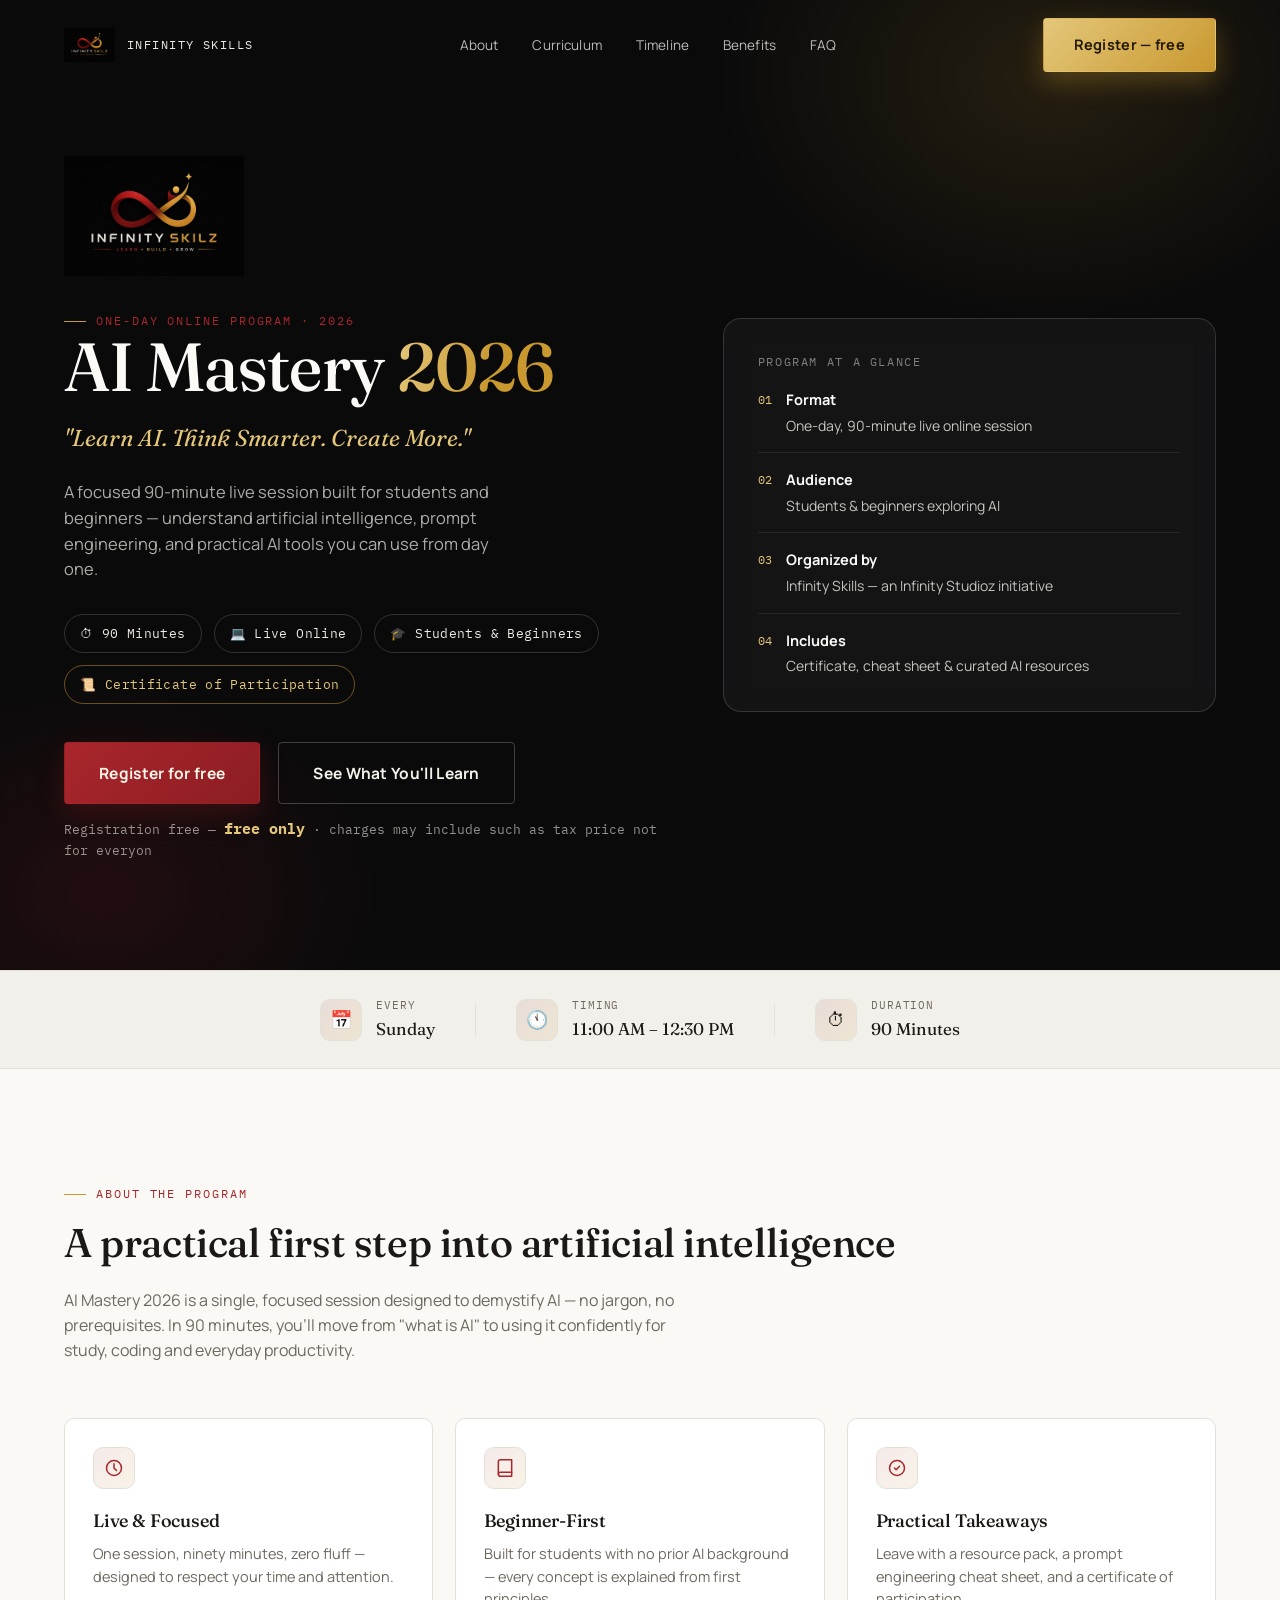
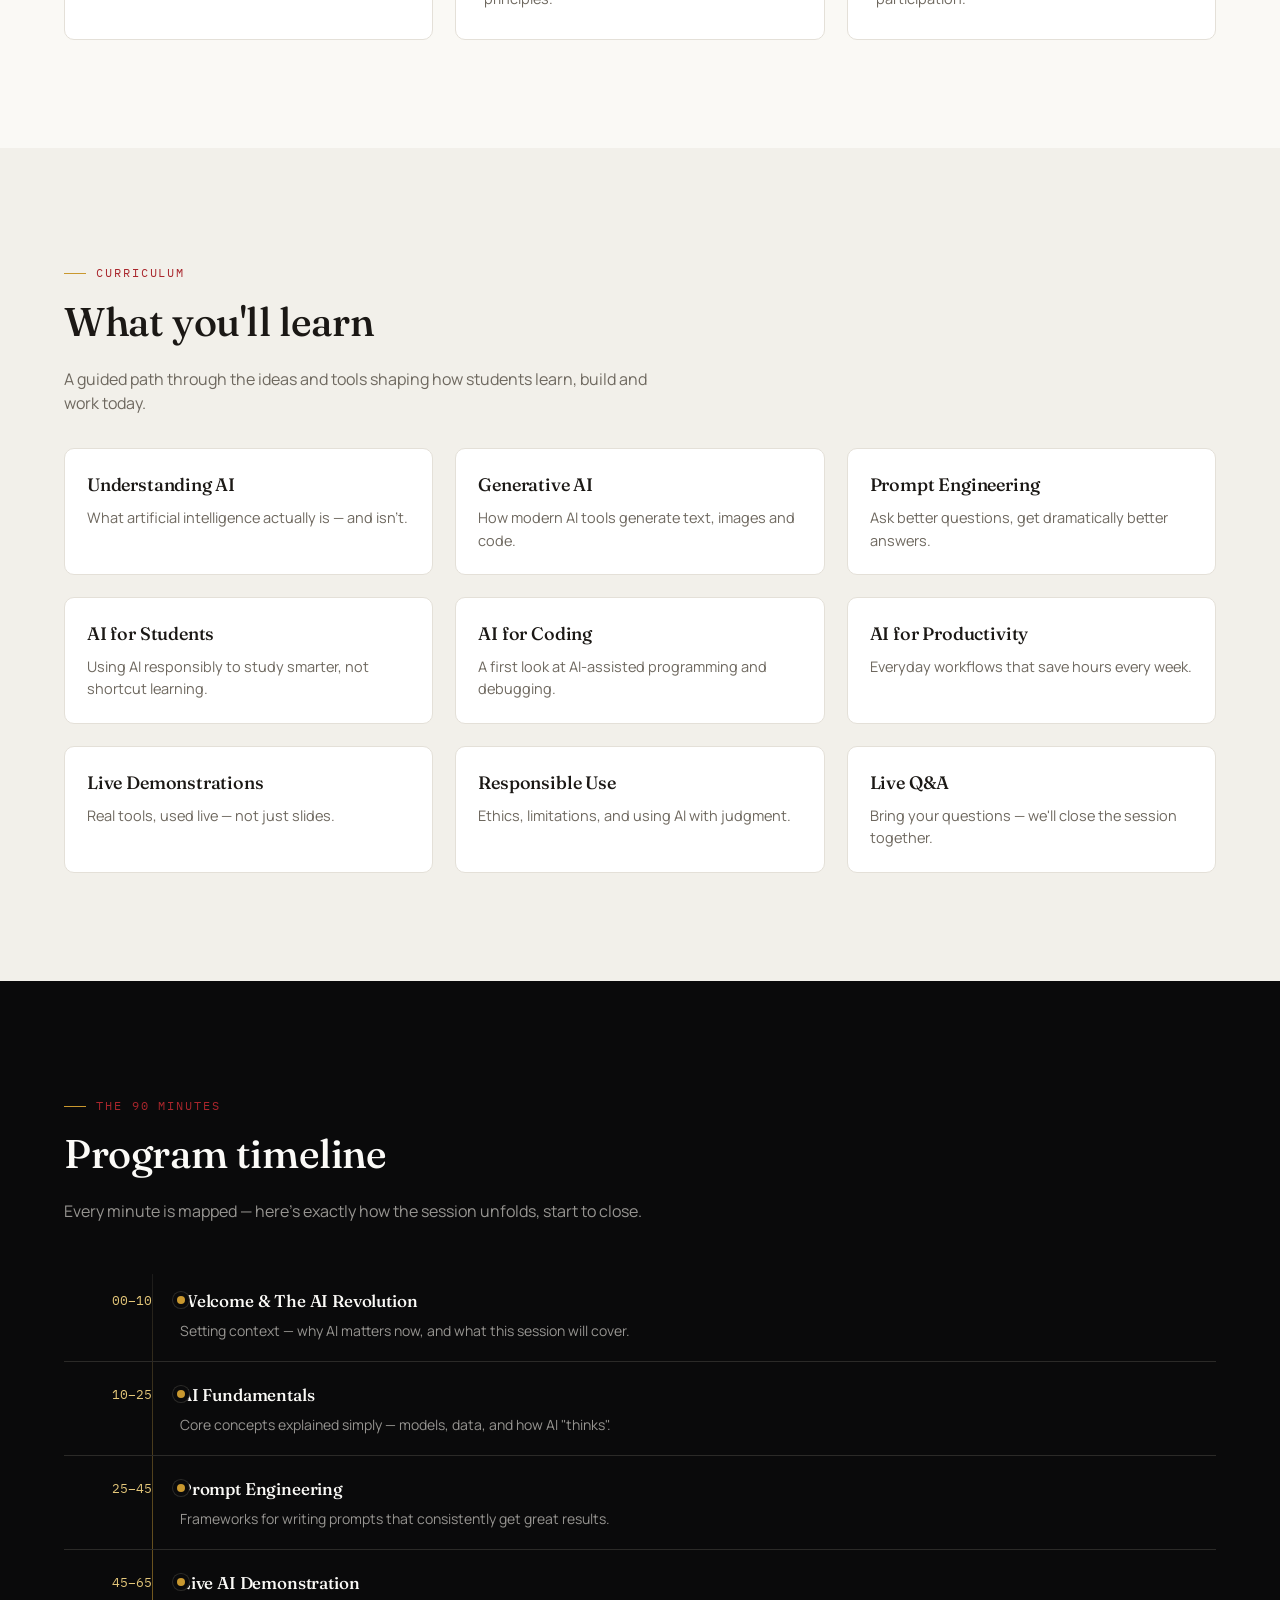
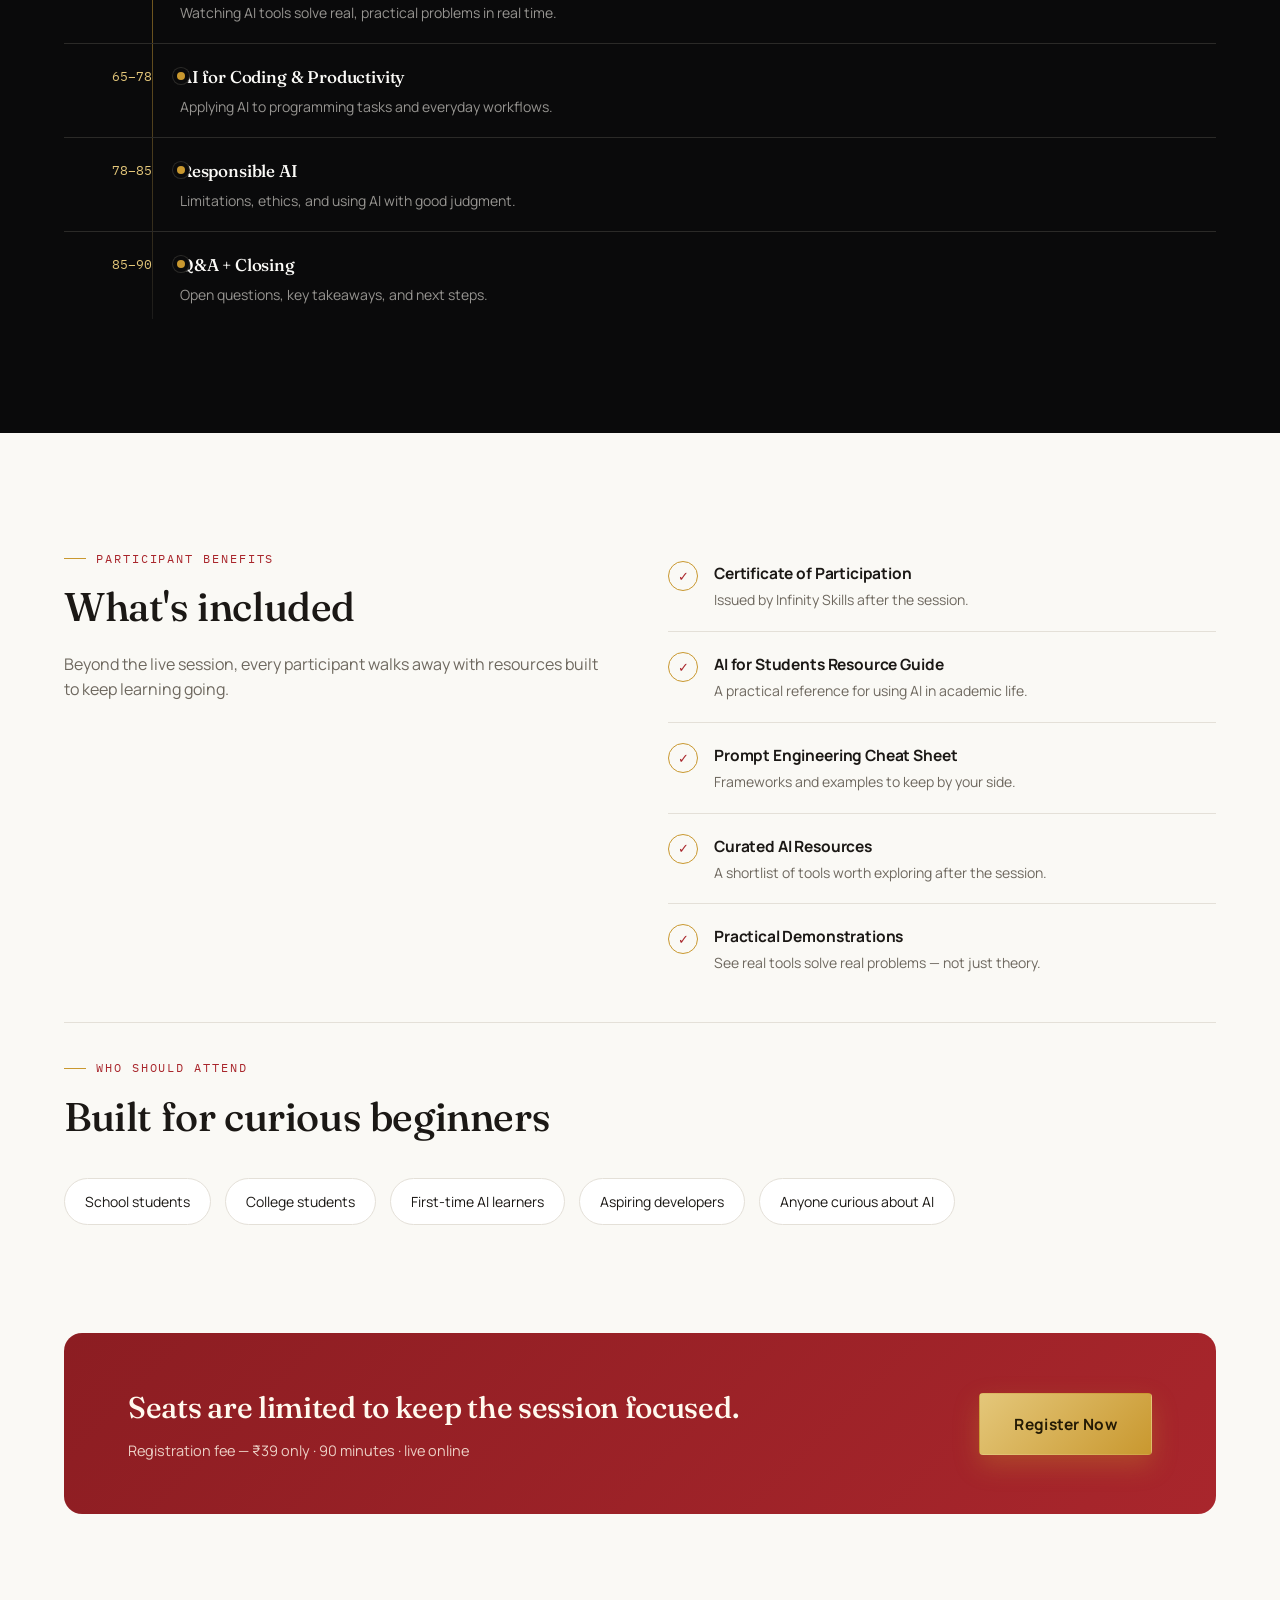
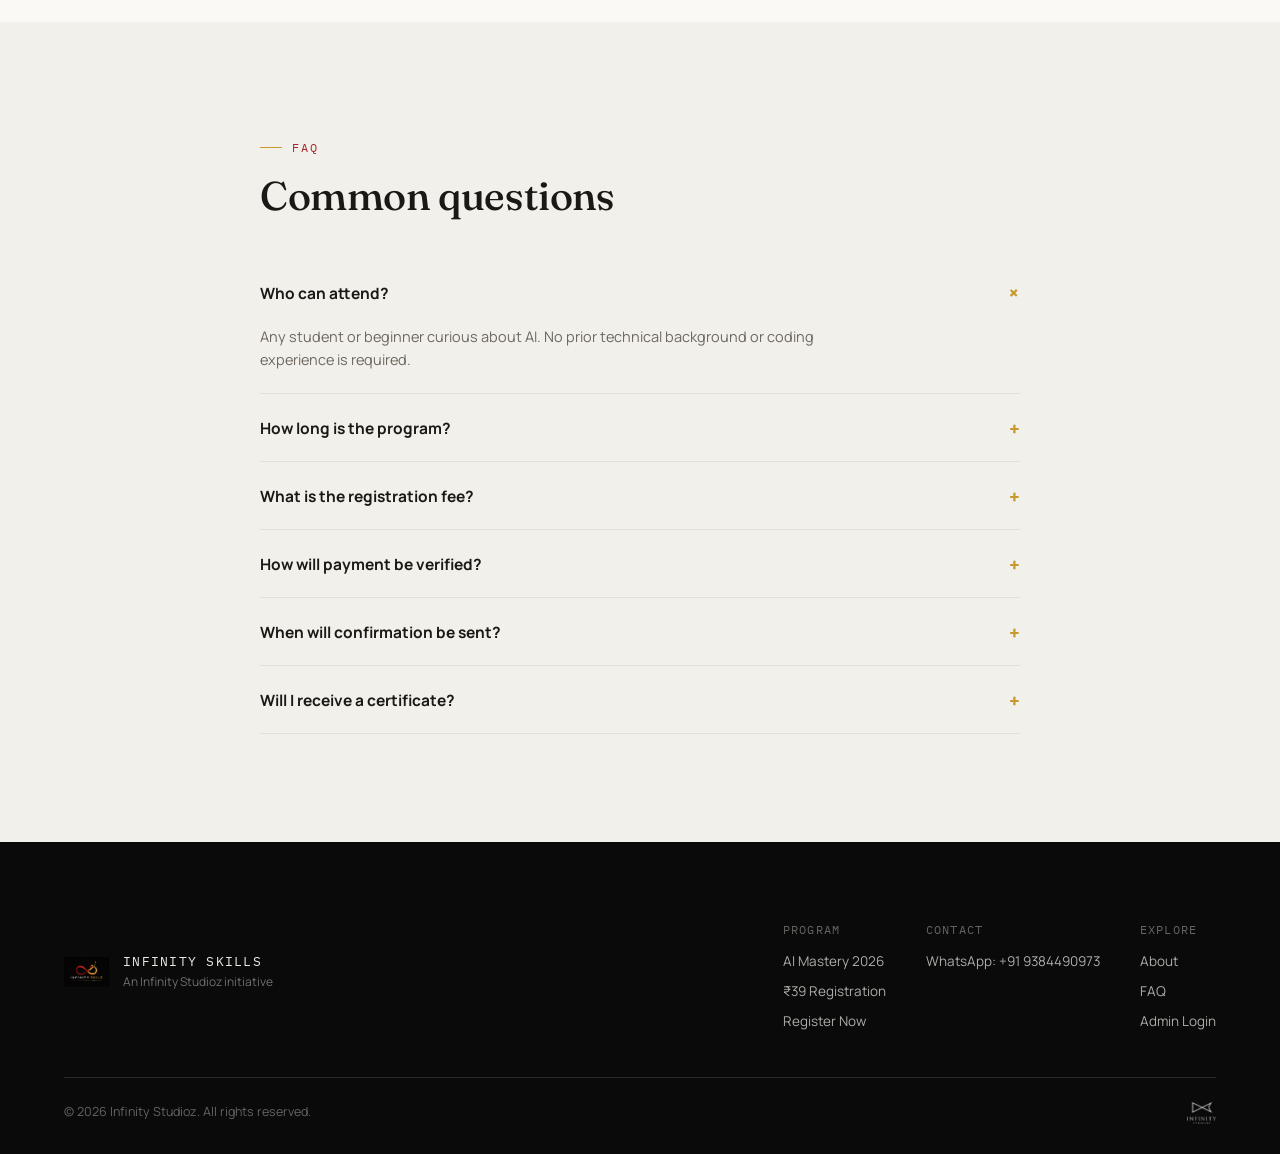
<file: index.html>
<!DOCTYPE html>
<html lang="en">
<head>  
<meta charset="UTF-8">
<meta name="viewport" content="width=device-width, initial-scale=1.0">
<title>AI Mastery 2026 — Infinity Skills</title>
<meta name="description" content="AI Mastery 2026 by Infinity Skills — a 90-minute one-day online program for students and beginners. Learn AI. Think Smarter. Create More. Register for free for just now.">
<link rel="stylesheet" href="style.css">
</head>
<body>

<!-- ============================= NAV ============================= -->
<nav class="nav" id="siteNav">
  <a href="index.html" class="nav__brand">
    <img src="[data-uri]" alt="Infinity Skills logo">
    <span class="nav__brand-text">Infinity Skills</span>
  </a>
  <div class="nav__links" id="navLinks">
    <a href="#about">About</a>
    <a href="#learn">Curriculum</a>
    <a href="#timeline">Timeline</a>
    <a href="#benefits">Benefits</a>
    <a href="#faq">FAQ</a>
  </div>
  <div class="nav__cta">
    <a href="register.html" class="btn btn--gold">Register — free</a>
    <button class="nav__menu-btn" aria-label="Toggle menu" aria-expanded="false">☰</button>
  </div>
</nav>

<!-- ============================= HERO ============================= -->
<header class="hero">
  <div class="hero__inner">
    <div>
      <img src="[data-uri]" alt="Infinity Skills" class="hero__brandmark">
      <div class="eyebrow">One-Day Online Program · 2026</div>
      <h1 class="hero__title">AI Mastery <em>2026</em></h1>
      <p class="hero__tagline">"Learn AI. Think Smarter. Create More."</p>
      <p class="hero__desc">A focused 90-minute live session built for students and beginners — understand artificial intelligence, prompt engineering, and practical AI tools you can use from day one.</p>

      <div class="hero__meta">
        <span class="chip">⏱ 90 Minutes</span>
        <span class="chip">💻 Live Online</span>
        <span class="chip">🎓 Students &amp; Beginners</span>
        <span class="chip chip--gold">📜 Certificate of Participation</span>
      </div>

      <div class="hero__actions">
        <a href="register.html" class="btn btn--primary btn--lg">Register for free</a>
        <a href="#learn" class="btn btn--ghost-dark btn--lg">See What You'll Learn</a>
      </div>
      <p class="hero__price">Registration free — <b> free only</b> · charges may include such as tax price not for everyon</p>
    </div>

    <div class="hero__panel">
      <div class="hero__panel-label">Program at a glance</div>
      <div class="hero__panel-list">
        <div class="hero__panel-item">
          <span class="num">01</span>
          <p><strong>Format</strong>One-day, 90-minute live online session</p>
        </div>
        <div class="hero__panel-item">
          <span class="num">02</span>
          <p><strong>Audience</strong>Students &amp; beginners exploring AI</p>
        </div>
        <div class="hero__panel-item">
          <span class="num">03</span>
          <p><strong>Organized by</strong>Infinity Skills — an Infinity Studioz initiative</p>
        </div>
        <div class="hero__panel-item">
          <span class="num">04</span>
          <p><strong>Includes</strong>Certificate, cheat sheet &amp; curated AI resources</p>
        </div>
      </div>
    </div>
  </div>
</header>

<!-- ============================= SCHEDULE STRIP ============================= -->
<section class="schedule-band">
  <div class="schedule-band__inner">
    <div class="schedule-item">
      <div class="schedule-item__icon">📅</div>
      <div>
        <div class="schedule-item__label">Every</div>
        <div class="schedule-item__value">Sunday</div>
      </div>
    </div>
    <div class="schedule-divider"></div>
    <div class="schedule-item">
      <div class="schedule-item__icon">🕚</div>
      <div>
        <div class="schedule-item__label">Timing</div>
        <div class="schedule-item__value">11:00 AM – 12:30 PM</div>
      </div>
    </div>
    <div class="schedule-divider"></div>
    <div class="schedule-item">
      <div class="schedule-item__icon">⏱</div>
      <div>
        <div class="schedule-item__label">Duration</div>
        <div class="schedule-item__value">90 Minutes</div>
      </div>
    </div>
  </div>
</section>
  
<!-- ============================= ABOUT ============================= -->
<section class="section" id="about">
  <div class="section-inner">
    <div class="kicker-row">
      <div>
        <div class="eyebrow">About the Program</div>
        <h2 class="mt-8">A practical first step into artificial intelligence</h2>
        <p class="section-lede">AI Mastery 2026 is a single, focused session designed to demystify AI — no jargon, no prerequisites. In 90 minutes, you'll move from "what is AI" to using it confidently for study, coding and everyday productivity.</p>
      </div>
    </div>

    <div class="grid-3 mt-32">
      <div class="card">
        <div class="icon-tile">
          <svg viewBox="0 0 24 24" fill="none" stroke-width="1.8" stroke-linecap="round" stroke-linejoin="round"><circle cx="12" cy="12" r="9"/><path d="M12 7v5l3 3"/></svg>
        </div>
        <h3>Live &amp; Focused</h3>
        <p>One session, ninety minutes, zero fluff — designed to respect your time and attention.</p>
      </div>
      <div class="card">
        <div class="icon-tile">
          <svg viewBox="0 0 24 24" fill="none" stroke-width="1.8" stroke-linecap="round" stroke-linejoin="round"><path d="M4 19.5A2.5 2.5 0 0 1 6.5 17H20"/><path d="M6.5 2H20v20H6.5A2.5 2.5 0 0 1 4 19.5v-15A2.5 2.5 0 0 1 6.5 2z"/></svg>
        </div>
        <h3>Beginner-First</h3>
        <p>Built for students with no prior AI background — every concept is explained from first principles.</p>
      </div>
      <div class="card">
        <div class="icon-tile">
          <svg viewBox="0 0 24 24" fill="none" stroke-width="1.8" stroke-linecap="round" stroke-linejoin="round"><path d="M9 12l2 2 4-4"/><circle cx="12" cy="12" r="9"/></svg>
        </div>
        <h3>Practical Takeaways</h3>
        <p>Leave with a resource pack, a prompt engineering cheat sheet, and a certificate of participation.</p>
      </div>
    </div>
  </div>
</section>

<!-- ============================= WHAT YOU'LL LEARN ============================= -->
<section class="section section--panel" id="learn">
  <div class="section-inner">
    <div class="eyebrow">Curriculum</div>
    <h2 class="mt-8">What you'll learn</h2>
    <p class="section-lede">A guided path through the ideas and tools shaping how students learn, build and work today.</p>

    <div class="grid-3 mt-32">
      <div class="card card--tight"><h3>Understanding AI</h3><p>What artificial intelligence actually is — and isn't.</p></div>
      <div class="card card--tight"><h3>Generative AI</h3><p>How modern AI tools generate text, images and code.</p></div>
      <div class="card card--tight"><h3>Prompt Engineering</h3><p>Ask better questions, get dramatically better answers.</p></div>
      <div class="card card--tight"><h3>AI for Students</h3><p>Using AI responsibly to study smarter, not shortcut learning.</p></div>
      <div class="card card--tight"><h3>AI for Coding</h3><p>A first look at AI-assisted programming and debugging.</p></div>
      <div class="card card--tight"><h3>AI for Productivity</h3><p>Everyday workflows that save hours every week.</p></div>
      <div class="card card--tight"><h3>Live Demonstrations</h3><p>Real tools, used live — not just slides.</p></div>
      <div class="card card--tight"><h3>Responsible Use</h3><p>Ethics, limitations, and using AI with judgment.</p></div>
      <div class="card card--tight"><h3>Live Q&amp;A</h3><p>Bring your questions — we'll close the session together.</p></div>
    </div>
  </div>
</section>

<!-- ============================= TIMELINE ============================= -->
<section class="section section--dark" id="timeline">
  <div class="section-inner">
    <div class="eyebrow">The 90 Minutes</div>
    <h2 class="mt-8">Program timeline</h2>
    <p class="section-lede" style="color: rgba(237,234,227,0.62);">Every minute is mapped — here's exactly how the session unfolds, start to close.</p>

    <div class="timeline">
      <div class="t-row"><div class="t-code">00–10</div><div><h4>Welcome &amp; The AI Revolution</h4><p>Setting context — why AI matters now, and what this session will cover.</p></div></div>
      <div class="t-row"><div class="t-code">10–25</div><div><h4>AI Fundamentals</h4><p>Core concepts explained simply — models, data, and how AI "thinks".</p></div></div>
      <div class="t-row"><div class="t-code">25–45</div><div><h4>Prompt Engineering</h4><p>Frameworks for writing prompts that consistently get great results.</p></div></div>
      <div class="t-row"><div class="t-code">45–65</div><div><h4>Live AI Demonstration</h4><p>Watching AI tools solve real, practical problems in real time.</p></div></div>
      <div class="t-row"><div class="t-code">65–78</div><div><h4>AI for Coding &amp; Productivity</h4><p>Applying AI to programming tasks and everyday workflows.</p></div></div>
      <div class="t-row"><div class="t-code">78–85</div><div><h4>Responsible AI</h4><p>Limitations, ethics, and using AI with good judgment.</p></div></div>
      <div class="t-row"><div class="t-code">85–90</div><div><h4>Q&amp;A + Closing</h4><p>Open questions, key takeaways, and next steps.</p></div></div>
    </div>
  </div>
</section>

<!-- ============================= BENEFITS ============================= -->
<section class="section" id="benefits">
  <div class="section-inner">
    <div class="grid-2" style="align-items: start; gap: 56px;">
      <div>
        <div class="eyebrow">Participant Benefits</div>
        <h2 class="mt-8">What's included</h2>
        <p class="section-lede">Beyond the live session, every participant walks away with resources built to keep learning going.</p>
      </div>
      <div>
        <div class="benefit"><div class="benefit__mark">✓</div><div><h4>Certificate of Participation</h4><p>Issued by Infinity Skills after the session.</p></div></div>
        <div class="benefit"><div class="benefit__mark">✓</div><div><h4>AI for Students Resource Guide</h4><p>A practical reference for using AI in academic life.</p></div></div>
        <div class="benefit"><div class="benefit__mark">✓</div><div><h4>Prompt Engineering Cheat Sheet</h4><p>Frameworks and examples to keep by your side.</p></div></div>
        <div class="benefit"><div class="benefit__mark">✓</div><div><h4>Curated AI Resources</h4><p>A shortlist of tools worth exploring after the session.</p></div></div>
        <div class="benefit"><div class="benefit__mark">✓</div><div><h4>Practical Demonstrations</h4><p>See real tools solve real problems — not just theory.</p></div></div>
      </div>
    </div>

    <hr class="divider">

    <div class="eyebrow">Who Should Attend</div>
    <h2 class="mt-8">Built for curious beginners</h2>
    <div class="audience-row">
      <span class="audience-pill">School students</span>
      <span class="audience-pill">College students</span>
      <span class="audience-pill">First-time AI learners</span>
      <span class="audience-pill">Aspiring developers</span>
      <span class="audience-pill">Anyone curious about AI</span>
    </div>
  </div>
</section>

<!-- ============================= CTA ============================= -->
<section class="section" style="padding-top: 0;">
  <div class="section-inner">
    <div class="cta-band">
      <div>
        <h3>Seats are limited to keep the session focused.</h3>
        <p>Registration fee — ₹39 only · 90 minutes · live online</p>
      </div>
      <a href="register.html" class="btn btn--gold btn--lg">Register Now</a>
    </div>
  </div>
</section>

<!-- ============================= FAQ ============================= -->
<section class="section section--panel" id="faq">
  <div class="section-inner" style="max-width: 760px;">
    <div class="eyebrow">FAQ</div>
    <h2 class="mt-8">Common questions</h2>

    <div class="mt-32">
      <div class="faq-item is-open">
        <button class="faq-q"><span>Who can attend?</span><span class="plus">+</span></button>
        <div class="faq-a"><p>Any student or beginner curious about AI. No prior technical background or coding experience is required.</p></div>
      </div>
      <div class="faq-item">
        <button class="faq-q"><span>How long is the program?</span><span class="plus">+</span></button>
        <div class="faq-a"><p>The live session runs for 90 minutes, delivered entirely online in a single day.</p></div>
      </div>
      <div class="faq-item">
        <button class="faq-q"><span>What is the registration fee?</span><span class="plus">+</span></button>
        <div class="faq-a"><p>Registration is ₹39 only. This is the single, fixed fee — there is no referral code system or alternate pricing.</p></div>
      </div>
      <div class="faq-item">
        <button class="faq-q"><span>How will payment be verified?</span><span class="plus">+</span></button>
        <div class="faq-a"><p>After you register, your details are sent to our WhatsApp number. Our team reviews them, shares payment instructions, and confirms your seat directly on WhatsApp.</p></div>
      </div>
      <div class="faq-item">
        <button class="faq-q"><span>When will confirmation be sent?</span><span class="plus">+</span></button>
        <div class="faq-a"><p>Once your payment is verified, confirmation is sent to the email address or WhatsApp number you provided during registration.</p></div>
      </div>
      <div class="faq-item">
        <button class="faq-q"><span>Will I receive a certificate?</span><span class="plus">+</span></button>
        <div class="faq-a"><p>Yes — a Certificate of Participation is issued by Infinity Skills. It recognizes attendance and participation and is not a government or university certification.</p></div>
      </div>
    </div>
  </div>
</section>

<!-- ============================= FOOTER ============================= -->
<footer class="footer">
  <div class="footer__top">
    <div class="footer__brand">
      <img src="[data-uri]" alt="Infinity Skills">
      <div>
        <div class="footer__brand-name">Infinity Skills</div>
        <div class="footer__sub">An Infinity Studioz initiative</div>
      </div>
    </div>
    <div class="footer__links">
      <div class="footer__col">
        <h5>Program</h5>
        <span>AI Mastery 2026</span>
        <span>₹39 Registration</span>
        <a href="register.html">Register Now</a>
      </div>
      <div class="footer__col">
        <h5>Contact</h5>
        <span>WhatsApp: +91 9384490973</span>
      </div>
      <div class="footer__col">
        <h5>Explore</h5>
        <a href="#about">About</a>
        <a href="#faq">FAQ</a>
        <a href="admin.html">Admin Login</a>
      </div>
    </div>
  </div>
  <div class="footer__bottom">
    <span>© 2026 Infinity Studioz. All rights reserved.</span>
    <img src="[data-uri]" alt="Infinity Studioz" class="footer__studioz-mark">
  </div>
</footer>

<script src="script.js"></script>
</body>
</html>
</file>
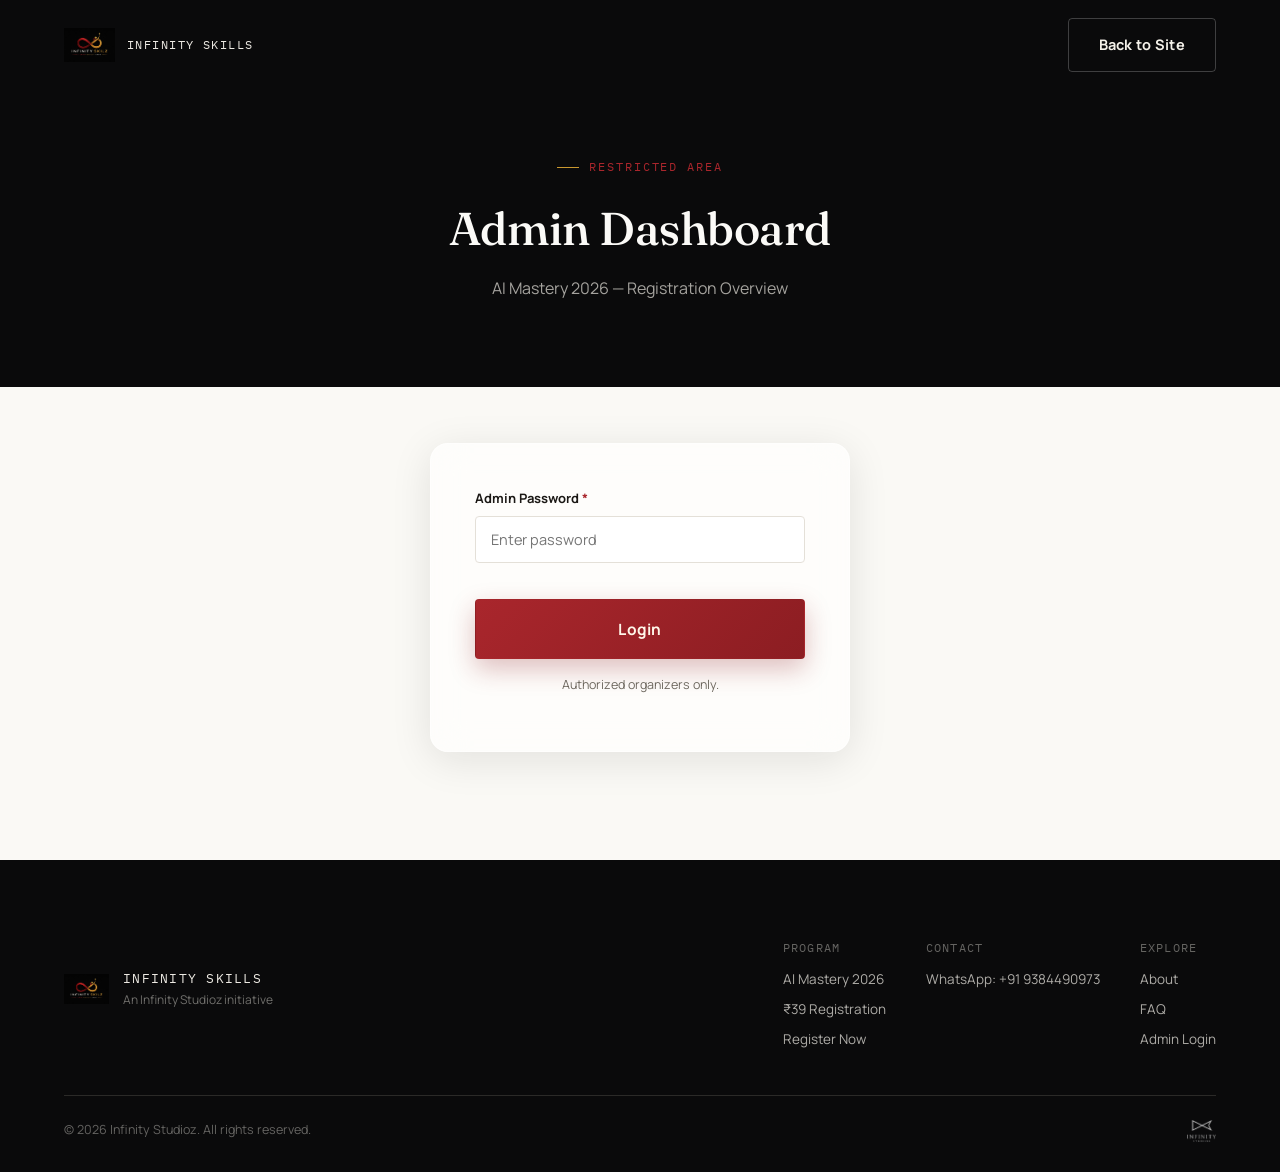
<file: admin.html>
<!DOCTYPE html>
<html lang="en">
<head>
<meta charset="UTF-8">
<meta name="viewport" content="width=device-width, initial-scale=1.0">
<title>Admin — AI Mastery 2026</title>
<meta name="robots" content="noindex, nofollow">
<link rel="stylesheet" href="style.css">
</head>
<body>

<nav class="nav" id="siteNav">
  <a href="index.html" class="nav__brand">
    <img src="[data-uri]" alt="Infinity Skills logo">
    <span class="nav__brand-text">Infinity Skills</span>
  </a>
  <div class="nav__links"></div>
  <div class="nav__cta">
    <a href="index.html" class="btn btn--ghost-dark">Back to Site</a>
  </div>
</nav>

<header class="page-hero">
  <div class="eyebrow">Restricted Area</div>
  <h1>Admin Dashboard</h1>
  <p>AI Mastery 2026 — Registration Overview</p>
</header>

<section class="section" style="padding-top: 56px;">

  <!-- ============================= LOGIN GATE ============================= -->
  <div class="admin-login-shell" id="adminLoginShell">
    <div class="glass-card">
      <div class="alert-banner alert-banner--error" id="adminLoginError"></div>
      <form id="adminLoginForm">
        <div class="field">
          <label for="adminPassword">Admin Password <span class="req">*</span></label>
          <input type="password" id="adminPassword" name="adminPassword" placeholder="Enter password" autocomplete="off" required>
        </div>
        <button type="submit" class="btn btn--primary btn--full btn--lg mt-16">Login</button>
      </form>
      <p class="small-print center mt-16">Authorized organizers only.</p>
    </div>
  </div>

  <!-- ============================= ADMIN PANEL ============================= -->
  <div id="adminPanel" style="display:none;">
    <div class="form-shell" style="max-width: 1080px;">

      <div class="admin-caveat">
        This list only shows registrations submitted from <strong>this browser on this device</strong>. It does not collect data from other visitors' phones or computers — those registrations are only visible in the WhatsApp messages you receive.
      </div>

      <div class="admin-bar">
        <div>
          <div class="eyebrow">Signed in as Admin</div>
          <h2 class="mt-8" style="font-size: 22px;">Registrations (this device)</h2>
        </div>
        <div class="admin-bar__actions">
          <button class="btn btn--ghost" id="exportCsvBtn">Export CSV</button>
          <button class="btn btn--ghost" id="clearDataBtn">Clear All Data</button>
          <button class="btn btn--ghost" id="logoutBtn">Log Out</button>
        </div>
      </div>

      <div class="admin-stats">
        <div class="admin-stat">
          <span class="num" id="statTotal">0</span>
          <span class="label">Total Registrations</span>
        </div>
        <div class="admin-stat">
          <span class="num" id="statToday">0</span>
          <span class="label">Submitted Today</span>
        </div>
        <div class="admin-stat">
          <span class="num" id="statPending">0</span>
          <span class="label">Payment Pending</span>
        </div>
      </div>

      <div class="admin-search">
        <input type="text" id="adminSearch" placeholder="Search by name, school, registration ID, or city...">
      </div>

      <div class="admin-table-wrap">
        <table class="admin-table" id="adminTable">
          <thead>
            <tr>
              <th>Reg. ID</th>
              <th>Name</th>
              <th>School / College</th>
              <th>Class / Year</th>
              <th>Email</th>
              <th>WhatsApp</th>
              <th>City</th>
              <th>Payment Status</th>
              <th>Submitted</th>
            </tr>
          </thead>
          <tbody id="adminTableBody"></tbody>
        </table>
        <div class="admin-empty" id="adminEmptyState" style="display:none;">
          No registrations found on this device yet.
        </div>
      </div>

    </div>
  </div>

</section>

<footer class="footer">
  <div class="footer__top">
    <div class="footer__brand">
      <img src="[data-uri]" alt="Infinity Skills">
      <div>
        <div class="footer__brand-name">Infinity Skills</div>
        <div class="footer__sub">An Infinity Studioz initiative</div>
      </div>
    </div>
    <div class="footer__links">
      <div class="footer__col">
        <h5>Program</h5>
        <span>AI Mastery 2026</span>
        <span>₹39 Registration</span>
        <a href="register.html">Register Now</a>
      </div>
      <div class="footer__col">
        <h5>Contact</h5>
        <span>WhatsApp: +91 9384490973</span>
      </div>
      <div class="footer__col">
        <h5>Explore</h5>
        <a href="#about">About</a>
        <a href="#faq">FAQ</a>
        <a href="admin.html">Admin Login</a>
      </div>
    </div>
  </div>
  <div class="footer__bottom">
    <span>© 2026 Infinity Studioz. All rights reserved.</span>
    <img src="[data-uri]" alt="Infinity Studioz" class="footer__studioz-mark">
  </div>
</footer>

<script src="script.js"></script>
<script src="admin.js"></script>
</body>
</html>
</file>
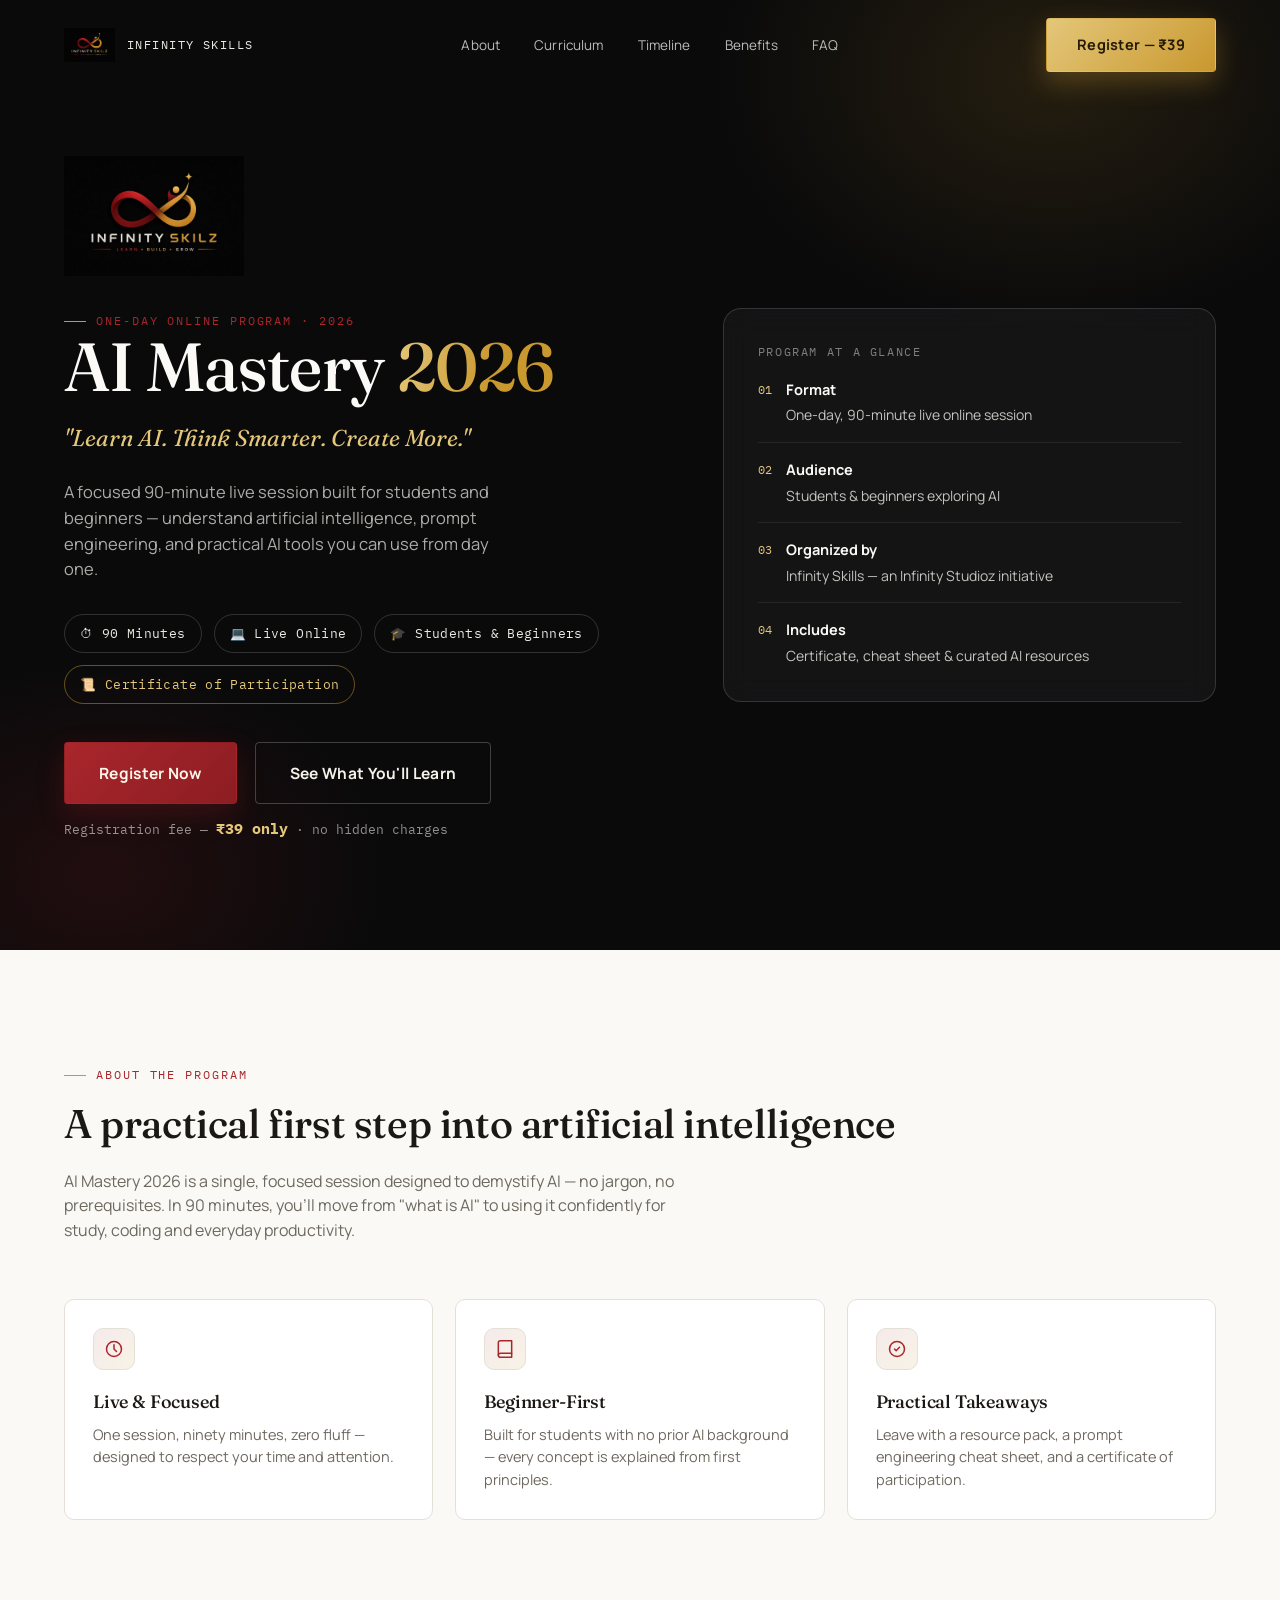
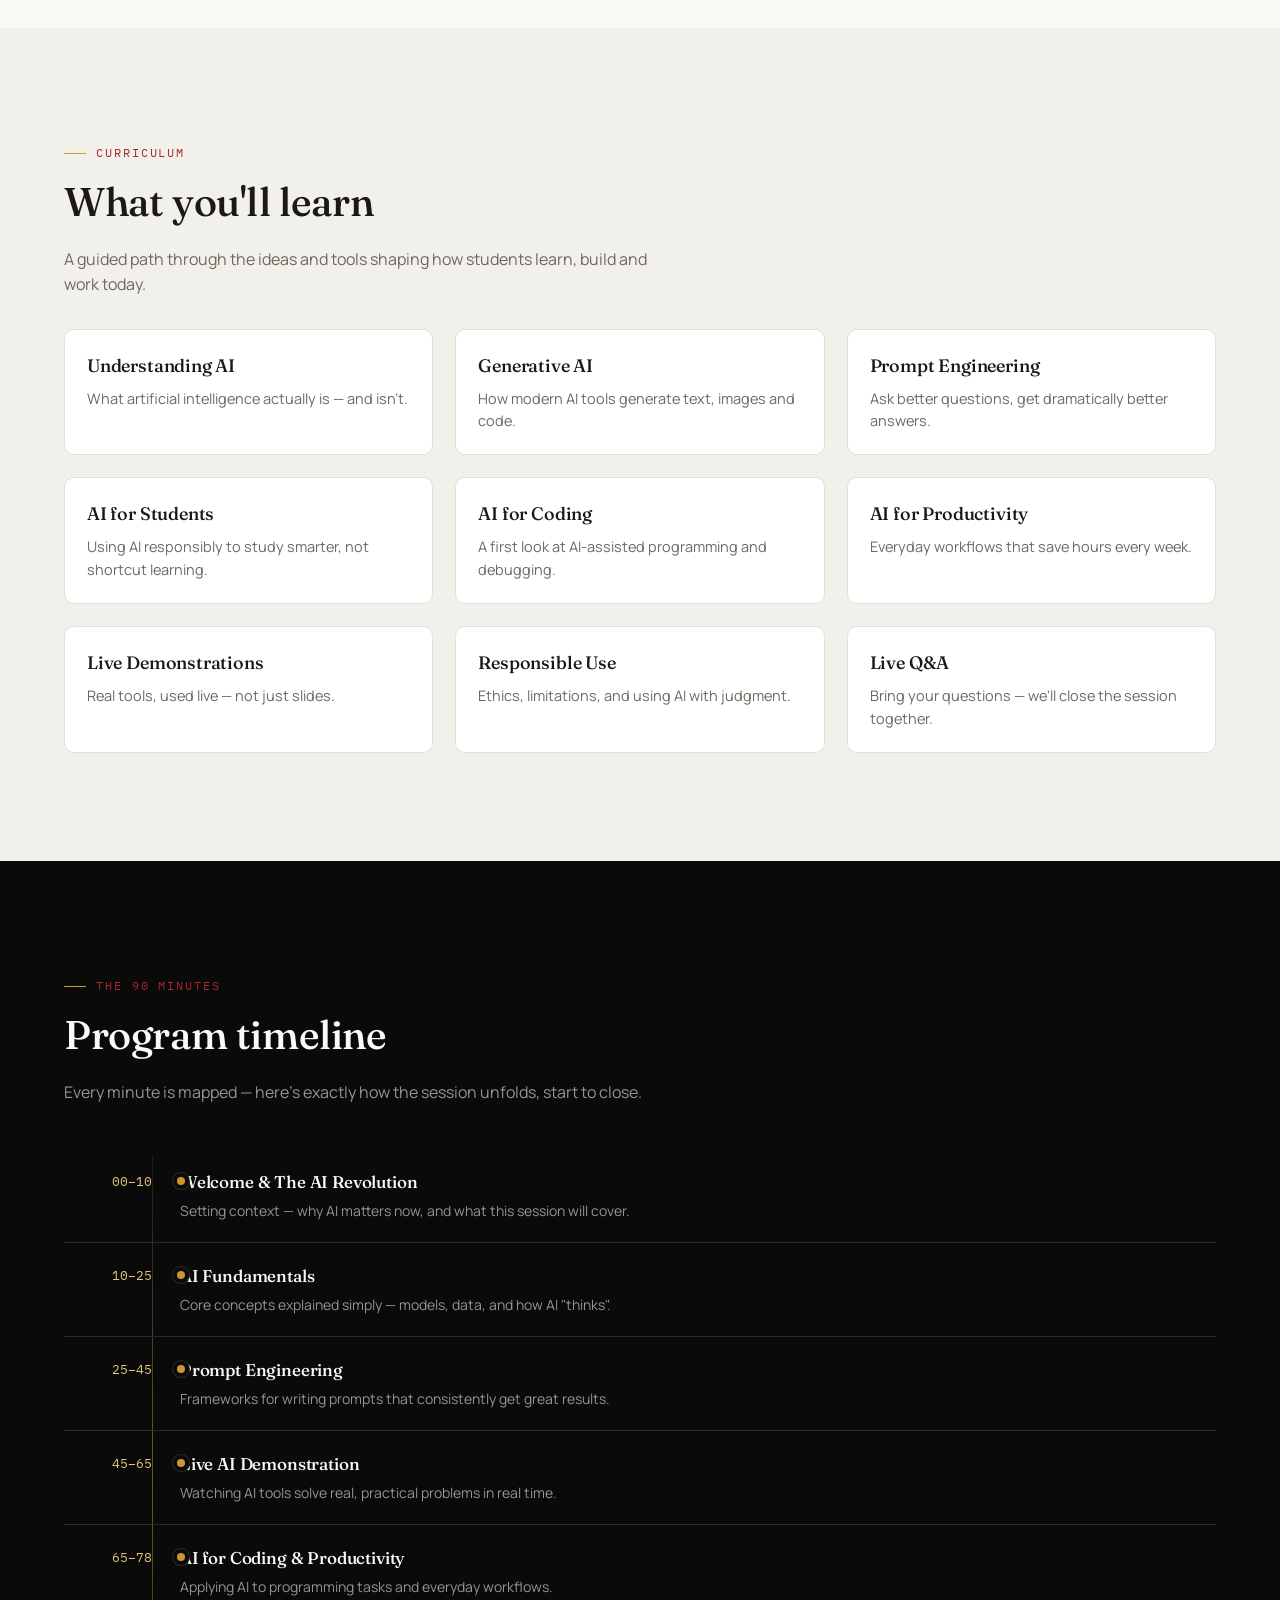
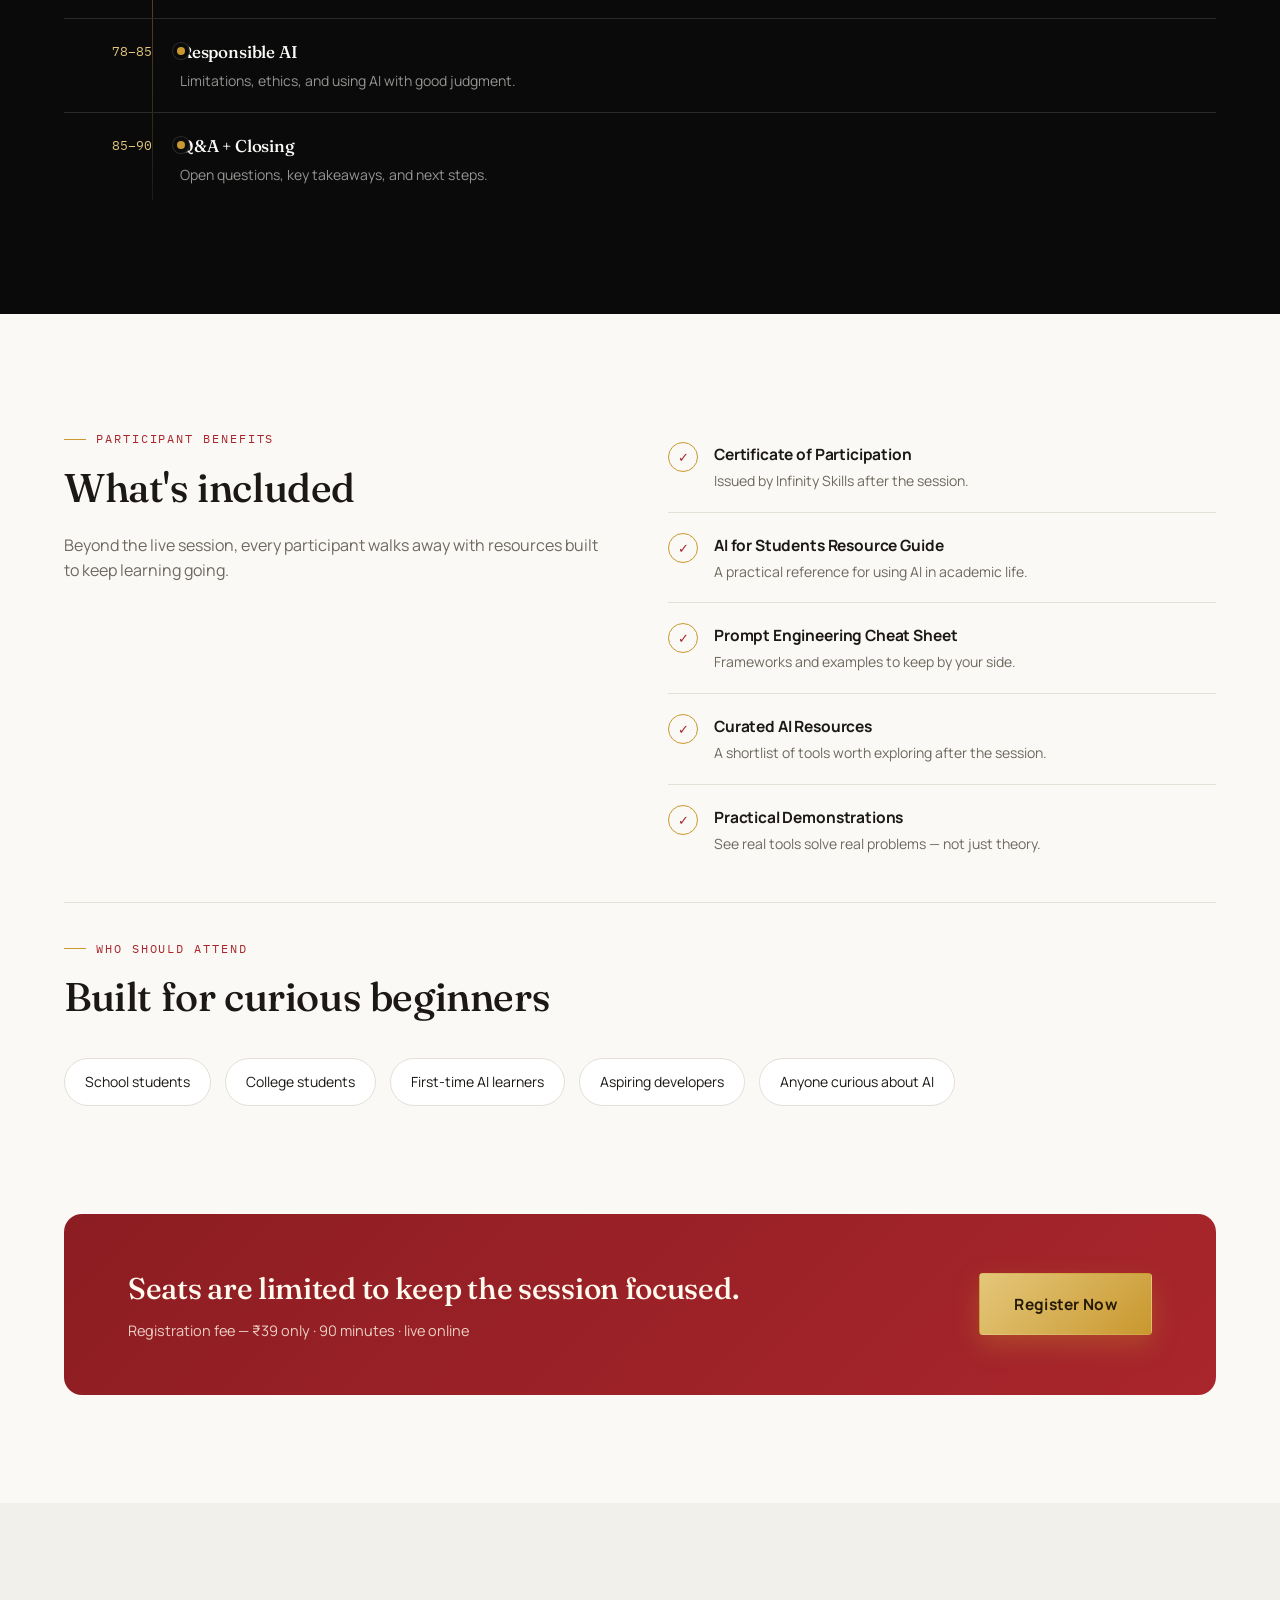
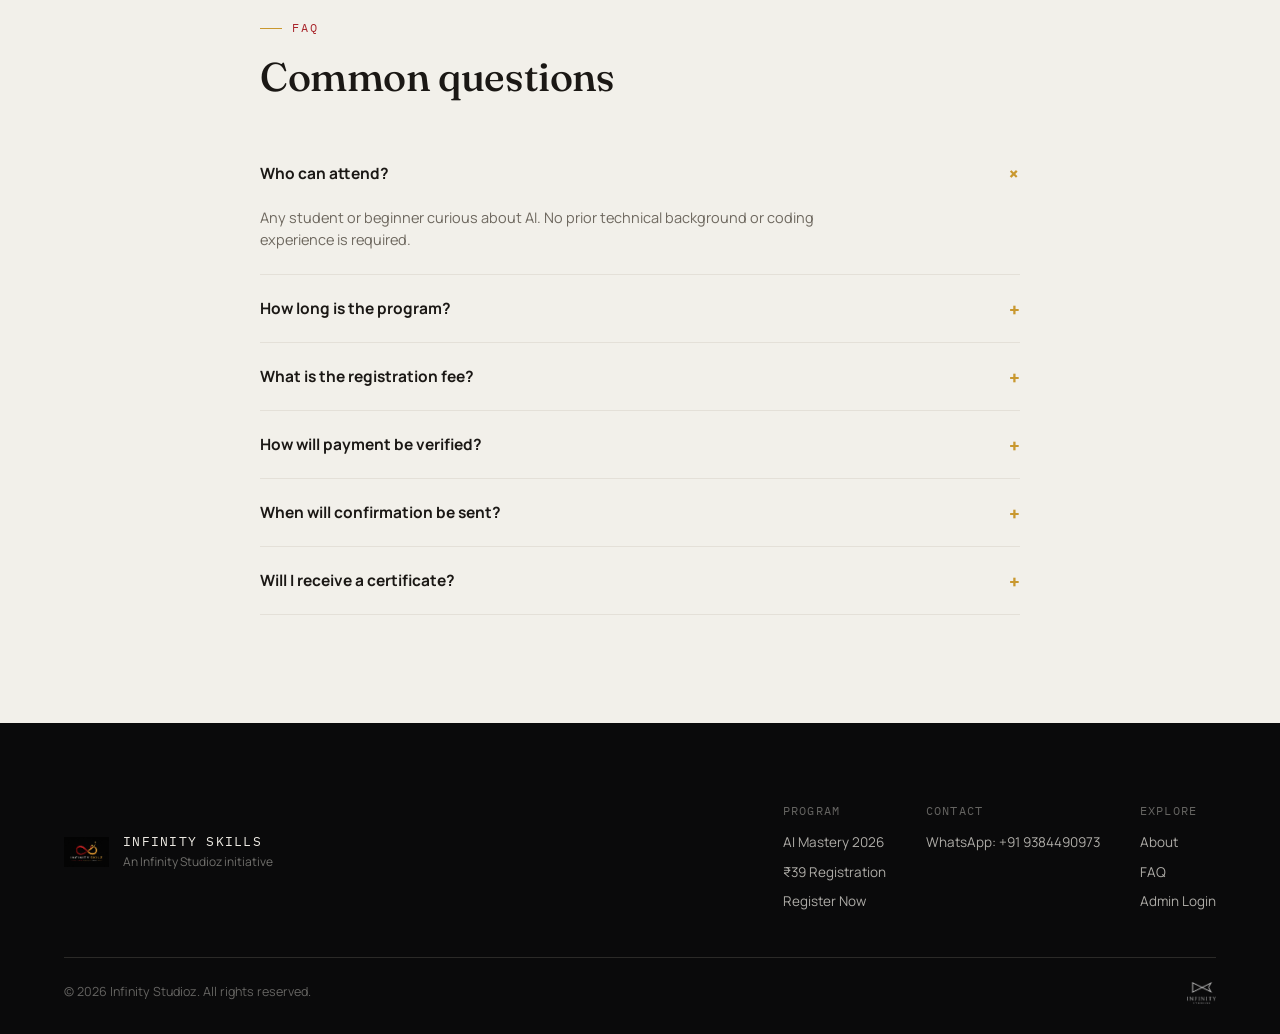
<file: index-5.html>
<!DOCTYPE html>
<html lang="en">
<head>
<meta charset="UTF-8">
<meta name="viewport" content="width=device-width, initial-scale=1.0">
<title>AI Mastery 2026 — Infinity Skills</title>
<meta name="description" content="AI Mastery 2026 by Infinity Skills — a 90-minute one-day online program for students and beginners. Learn AI. Think Smarter. Create More. Register for ₹39.">
<link rel="stylesheet" href="style.css">
</head>
<body>

<!-- ============================= NAV ============================= -->
<nav class="nav" id="siteNav">
  <a href="index.html" class="nav__brand">
    <img src="[data-uri]" alt="Infinity Skills logo">
    <span class="nav__brand-text">Infinity Skills</span>
  </a>
  <div class="nav__links" id="navLinks">
    <a href="#about">About</a>
    <a href="#learn">Curriculum</a>
    <a href="#timeline">Timeline</a>
    <a href="#benefits">Benefits</a>
    <a href="#faq">FAQ</a>
  </div>
  <div class="nav__cta">
    <a href="register.html" class="btn btn--gold">Register — ₹39</a>
    <button class="nav__menu-btn" aria-label="Toggle menu" aria-expanded="false">☰</button>
  </div>
</nav>

<!-- ============================= HERO ============================= -->
<header class="hero">
  <div class="hero__inner">
    <div>
      <img src="[data-uri]" alt="Infinity Skills" class="hero__brandmark">
      <div class="eyebrow">One-Day Online Program · 2026</div>
      <h1 class="hero__title">AI Mastery <em>2026</em></h1>
      <p class="hero__tagline">"Learn AI. Think Smarter. Create More."</p>
      <p class="hero__desc">A focused 90-minute live session built for students and beginners — understand artificial intelligence, prompt engineering, and practical AI tools you can use from day one.</p>

      <div class="hero__meta">
        <span class="chip">⏱ 90 Minutes</span>
        <span class="chip">💻 Live Online</span>
        <span class="chip">🎓 Students &amp; Beginners</span>
        <span class="chip chip--gold">📜 Certificate of Participation</span>
      </div>

      <div class="hero__actions">
        <a href="register.html" class="btn btn--primary btn--lg">Register Now</a>
        <a href="#learn" class="btn btn--ghost-dark btn--lg">See What You'll Learn</a>
      </div>
      <p class="hero__price">Registration fee — <b>₹39 only</b> · no hidden charges</p>
    </div>

    <div class="hero__panel">
      <div class="hero__panel-label">Program at a glance</div>
      <div class="hero__panel-list">
        <div class="hero__panel-item">
          <span class="num">01</span>
          <p><strong>Format</strong>One-day, 90-minute live online session</p>
        </div>
        <div class="hero__panel-item">
          <span class="num">02</span>
          <p><strong>Audience</strong>Students &amp; beginners exploring AI</p>
        </div>
        <div class="hero__panel-item">
          <span class="num">03</span>
          <p><strong>Organized by</strong>Infinity Skills — an Infinity Studioz initiative</p>
        </div>
        <div class="hero__panel-item">
          <span class="num">04</span>
          <p><strong>Includes</strong>Certificate, cheat sheet &amp; curated AI resources</p>
        </div>
      </div>
    </div>
  </div>
</header>

<!-- ============================= ABOUT ============================= -->
<section class="section" id="about">
  <div class="section-inner">
    <div class="kicker-row">
      <div>
        <div class="eyebrow">About the Program</div>
        <h2 class="mt-8">A practical first step into artificial intelligence</h2>
        <p class="section-lede">AI Mastery 2026 is a single, focused session designed to demystify AI — no jargon, no prerequisites. In 90 minutes, you'll move from "what is AI" to using it confidently for study, coding and everyday productivity.</p>
      </div>
    </div>

    <div class="grid-3 mt-32">
      <div class="card">
        <div class="icon-tile">
          <svg viewBox="0 0 24 24" fill="none" stroke-width="1.8" stroke-linecap="round" stroke-linejoin="round"><circle cx="12" cy="12" r="9"/><path d="M12 7v5l3 3"/></svg>
        </div>
        <h3>Live &amp; Focused</h3>
        <p>One session, ninety minutes, zero fluff — designed to respect your time and attention.</p>
      </div>
      <div class="card">
        <div class="icon-tile">
          <svg viewBox="0 0 24 24" fill="none" stroke-width="1.8" stroke-linecap="round" stroke-linejoin="round"><path d="M4 19.5A2.5 2.5 0 0 1 6.5 17H20"/><path d="M6.5 2H20v20H6.5A2.5 2.5 0 0 1 4 19.5v-15A2.5 2.5 0 0 1 6.5 2z"/></svg>
        </div>
        <h3>Beginner-First</h3>
        <p>Built for students with no prior AI background — every concept is explained from first principles.</p>
      </div>
      <div class="card">
        <div class="icon-tile">
          <svg viewBox="0 0 24 24" fill="none" stroke-width="1.8" stroke-linecap="round" stroke-linejoin="round"><path d="M9 12l2 2 4-4"/><circle cx="12" cy="12" r="9"/></svg>
        </div>
        <h3>Practical Takeaways</h3>
        <p>Leave with a resource pack, a prompt engineering cheat sheet, and a certificate of participation.</p>
      </div>
    </div>
  </div>
</section>

<!-- ============================= WHAT YOU'LL LEARN ============================= -->
<section class="section section--panel" id="learn">
  <div class="section-inner">
    <div class="eyebrow">Curriculum</div>
    <h2 class="mt-8">What you'll learn</h2>
    <p class="section-lede">A guided path through the ideas and tools shaping how students learn, build and work today.</p>

    <div class="grid-3 mt-32">
      <div class="card card--tight"><h3>Understanding AI</h3><p>What artificial intelligence actually is — and isn't.</p></div>
      <div class="card card--tight"><h3>Generative AI</h3><p>How modern AI tools generate text, images and code.</p></div>
      <div class="card card--tight"><h3>Prompt Engineering</h3><p>Ask better questions, get dramatically better answers.</p></div>
      <div class="card card--tight"><h3>AI for Students</h3><p>Using AI responsibly to study smarter, not shortcut learning.</p></div>
      <div class="card card--tight"><h3>AI for Coding</h3><p>A first look at AI-assisted programming and debugging.</p></div>
      <div class="card card--tight"><h3>AI for Productivity</h3><p>Everyday workflows that save hours every week.</p></div>
      <div class="card card--tight"><h3>Live Demonstrations</h3><p>Real tools, used live — not just slides.</p></div>
      <div class="card card--tight"><h3>Responsible Use</h3><p>Ethics, limitations, and using AI with judgment.</p></div>
      <div class="card card--tight"><h3>Live Q&amp;A</h3><p>Bring your questions — we'll close the session together.</p></div>
    </div>
  </div>
</section>

<!-- ============================= TIMELINE ============================= -->
<section class="section section--dark" id="timeline">
  <div class="section-inner">
    <div class="eyebrow">The 90 Minutes</div>
    <h2 class="mt-8">Program timeline</h2>
    <p class="section-lede" style="color: rgba(237,234,227,0.62);">Every minute is mapped — here's exactly how the session unfolds, start to close.</p>

    <div class="timeline">
      <div class="t-row"><div class="t-code">00–10</div><div><h4>Welcome &amp; The AI Revolution</h4><p>Setting context — why AI matters now, and what this session will cover.</p></div></div>
      <div class="t-row"><div class="t-code">10–25</div><div><h4>AI Fundamentals</h4><p>Core concepts explained simply — models, data, and how AI "thinks".</p></div></div>
      <div class="t-row"><div class="t-code">25–45</div><div><h4>Prompt Engineering</h4><p>Frameworks for writing prompts that consistently get great results.</p></div></div>
      <div class="t-row"><div class="t-code">45–65</div><div><h4>Live AI Demonstration</h4><p>Watching AI tools solve real, practical problems in real time.</p></div></div>
      <div class="t-row"><div class="t-code">65–78</div><div><h4>AI for Coding &amp; Productivity</h4><p>Applying AI to programming tasks and everyday workflows.</p></div></div>
      <div class="t-row"><div class="t-code">78–85</div><div><h4>Responsible AI</h4><p>Limitations, ethics, and using AI with good judgment.</p></div></div>
      <div class="t-row"><div class="t-code">85–90</div><div><h4>Q&amp;A + Closing</h4><p>Open questions, key takeaways, and next steps.</p></div></div>
    </div>
  </div>
</section>

<!-- ============================= BENEFITS ============================= -->
<section class="section" id="benefits">
  <div class="section-inner">
    <div class="grid-2" style="align-items: start; gap: 56px;">
      <div>
        <div class="eyebrow">Participant Benefits</div>
        <h2 class="mt-8">What's included</h2>
        <p class="section-lede">Beyond the live session, every participant walks away with resources built to keep learning going.</p>
      </div>
      <div>
        <div class="benefit"><div class="benefit__mark">✓</div><div><h4>Certificate of Participation</h4><p>Issued by Infinity Skills after the session.</p></div></div>
        <div class="benefit"><div class="benefit__mark">✓</div><div><h4>AI for Students Resource Guide</h4><p>A practical reference for using AI in academic life.</p></div></div>
        <div class="benefit"><div class="benefit__mark">✓</div><div><h4>Prompt Engineering Cheat Sheet</h4><p>Frameworks and examples to keep by your side.</p></div></div>
        <div class="benefit"><div class="benefit__mark">✓</div><div><h4>Curated AI Resources</h4><p>A shortlist of tools worth exploring after the session.</p></div></div>
        <div class="benefit"><div class="benefit__mark">✓</div><div><h4>Practical Demonstrations</h4><p>See real tools solve real problems — not just theory.</p></div></div>
      </div>
    </div>

    <hr class="divider">

    <div class="eyebrow">Who Should Attend</div>
    <h2 class="mt-8">Built for curious beginners</h2>
    <div class="audience-row">
      <span class="audience-pill">School students</span>
      <span class="audience-pill">College students</span>
      <span class="audience-pill">First-time AI learners</span>
      <span class="audience-pill">Aspiring developers</span>
      <span class="audience-pill">Anyone curious about AI</span>
    </div>
  </div>
</section>

<!-- ============================= CTA ============================= -->
<section class="section" style="padding-top: 0;">
  <div class="section-inner">
    <div class="cta-band">
      <div>
        <h3>Seats are limited to keep the session focused.</h3>
        <p>Registration fee — ₹39 only · 90 minutes · live online</p>
      </div>
      <a href="register.html" class="btn btn--gold btn--lg">Register Now</a>
    </div>
  </div>
</section>

<!-- ============================= FAQ ============================= -->
<section class="section section--panel" id="faq">
  <div class="section-inner" style="max-width: 760px;">
    <div class="eyebrow">FAQ</div>
    <h2 class="mt-8">Common questions</h2>

    <div class="mt-32">
      <div class="faq-item is-open">
        <button class="faq-q"><span>Who can attend?</span><span class="plus">+</span></button>
        <div class="faq-a"><p>Any student or beginner curious about AI. No prior technical background or coding experience is required.</p></div>
      </div>
      <div class="faq-item">
        <button class="faq-q"><span>How long is the program?</span><span class="plus">+</span></button>
        <div class="faq-a"><p>The live session runs for 90 minutes, delivered entirely online in a single day.</p></div>
      </div>
      <div class="faq-item">
        <button class="faq-q"><span>What is the registration fee?</span><span class="plus">+</span></button>
        <div class="faq-a"><p>Registration is ₹39 only. This is the single, fixed fee — there is no referral code system or alternate pricing.</p></div>
      </div>
      <div class="faq-item">
        <button class="faq-q"><span>How will payment be verified?</span><span class="plus">+</span></button>
        <div class="faq-a"><p>After you register, your details are sent to our WhatsApp number. Our team reviews them, shares payment instructions, and confirms your seat directly on WhatsApp.</p></div>
      </div>
      <div class="faq-item">
        <button class="faq-q"><span>When will confirmation be sent?</span><span class="plus">+</span></button>
        <div class="faq-a"><p>Once your payment is verified, confirmation is sent to the email address or WhatsApp number you provided during registration.</p></div>
      </div>
      <div class="faq-item">
        <button class="faq-q"><span>Will I receive a certificate?</span><span class="plus">+</span></button>
        <div class="faq-a"><p>Yes — a Certificate of Participation is issued by Infinity Skills. It recognizes attendance and participation and is not a government or university certification.</p></div>
      </div>
    </div>
  </div>
</section>

<!-- ============================= FOOTER ============================= -->
<footer class="footer">
  <div class="footer__top">
    <div class="footer__brand">
      <img src="[data-uri]" alt="Infinity Skills">
      <div>
        <div class="footer__brand-name">Infinity Skills</div>
        <div class="footer__sub">An Infinity Studioz initiative</div>
      </div>
    </div>
    <div class="footer__links">
      <div class="footer__col">
        <h5>Program</h5>
        <span>AI Mastery 2026</span>
        <span>₹39 Registration</span>
        <a href="register.html">Register Now</a>
      </div>
      <div class="footer__col">
        <h5>Contact</h5>
        <span>WhatsApp: +91 9384490973</span>
      </div>
      <div class="footer__col">
        <h5>Explore</h5>
        <a href="#about">About</a>
        <a href="#faq">FAQ</a>
        <a href="admin.html">Admin Login</a>
      </div>
    </div>
  </div>
  <div class="footer__bottom">
    <span>© 2026 Infinity Studioz. All rights reserved.</span>
    <img src="[data-uri]" alt="Infinity Studioz" class="footer__studioz-mark">
  </div>
</footer>

<script src="script.js"></script>
</body>
</html>
</file>
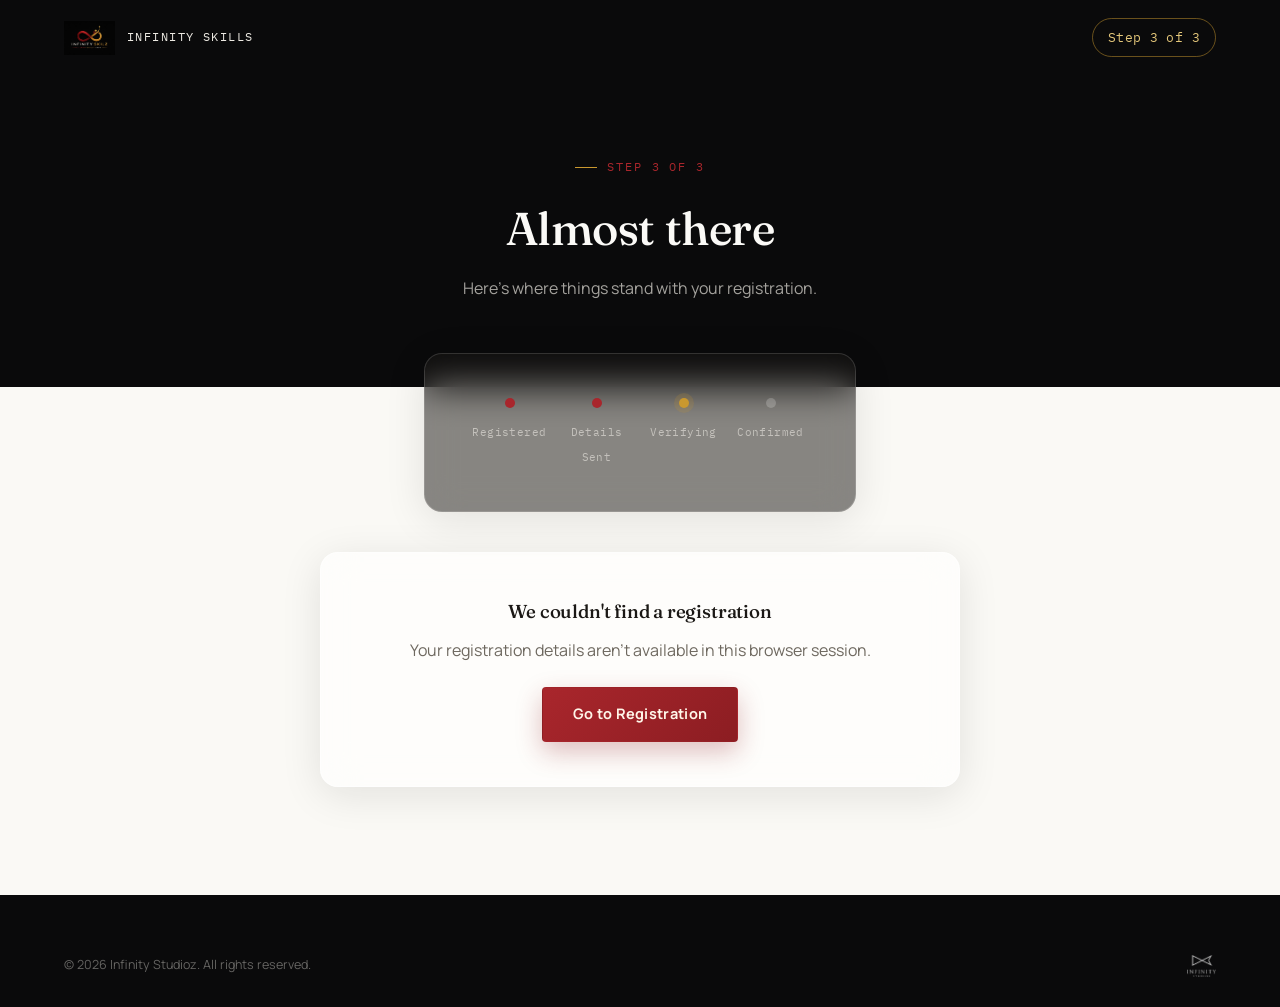
<file: payment-processing.html>
<!DOCTYPE html>
<html lang="en">
<head>
<meta charset="UTF-8">
<meta name="viewport" content="width=device-width, initial-scale=1.0">
<title>Registration Received — AI Mastery 2026</title>
<meta name="description" content="Your AI Mastery 2026 registration has been received. Confirmation and payment details follow on WhatsApp.">
<link rel="stylesheet" href="style.css">
</head>
<body>

<nav class="nav" id="siteNav">
  <a href="index.html" class="nav__brand">
    <img src="[data-uri]" alt="Infinity Skills logo">
    <span class="nav__brand-text">Infinity Skills</span>
  </a>
  <div class="nav__links"></div>
  <div class="nav__cta">
    <span class="chip chip--gold">Step 3 of 3</span>
  </div>
</nav>

<header class="page-hero">
  <div class="eyebrow">Step 3 of 3</div>
  <h1>Almost there</h1>
  <p>Here's where things stand with your registration.</p>
</header>

<div class="status-track">
  <div class="glass-card">
    <div class="status-steps">
      <div class="status-step is-done"><div class="dot"></div><span>Registered</span></div>
      <div class="status-step is-done"><div class="dot"></div><span>Details Sent</span></div>
      <div class="status-step is-active"><div class="dot"></div><span>Verifying</span></div>
      <div class="status-step"><div class="dot"></div><span>Confirmed</span></div>
    </div>
  </div>
</div>

<section class="section" style="padding-top: 40px;">
  <div class="form-shell">

    <div class="glass-card" id="noRegistrationStateProcessing" style="display:none; text-align:center;">
      <h3>We couldn't find a registration</h3>
      <p class="section-lede center" style="margin: 12px auto 0;">Your registration details aren't available in this browser session.</p>
      <a href="register.html" class="btn btn--primary mt-24">Go to Registration</a>
    </div>

    <div class="card" id="processingCard">
      <div class="check-badge">
        <svg viewBox="0 0 24 24" fill="none" stroke-width="2.4" stroke-linecap="round" stroke-linejoin="round"><path d="M20 6L9 17l-5-5"/></svg>
      </div>

      <h2 class="center">Registration Received</h2>
      <p class="center small-print mt-8" style="font-size:14px;">AI Mastery 2026</p>

      <div class="reg-id-seal mt-24">
        <div class="label">Registration ID</div>
        <div class="id" id="procRegId">—</div>
      </div>

      <div class="center mt-24">
        <span class="pill-status"><span class="blip"></span> Registration Status: Verification Pending</span>
      </div>

      <hr class="divider">

      <p>Thank you for registering for AI Mastery 2026. Your registration details have been received successfully, and we're reviewing your details sent to us on WhatsApp.</p>
      <p>Our team will confirm your seat and share payment instructions on WhatsApp. Confirmation will also be sent to the email address or WhatsApp number you provided — <strong id="procEmail">—</strong> / <strong id="procWhatsapp">—</strong>.</p>

      <div class="alert-banner alert-banner--info show mt-24">
        Please keep your Registration ID for future reference.
      </div>

      <a href="#" id="whatsappContactBtn" class="btn btn--wa btn--full btn--lg mt-16" target="_blank" rel="noopener">Contact us on WhatsApp</a>
      <a href="index.html" class="btn btn--ghost btn--full mt-16">Back to Home</a>
    </div>

  </div>
</section>

<footer class="footer">
  <div class="footer__bottom" style="max-width: var(--max-w); margin: 0 auto;">
    <span>© 2026 Infinity Studioz. All rights reserved.</span>
    <img src="[data-uri]" alt="Infinity Studioz" class="footer__studioz-mark">
  </div>
</footer>

<script src="script.js"></script>
</body>
</html>
</file>
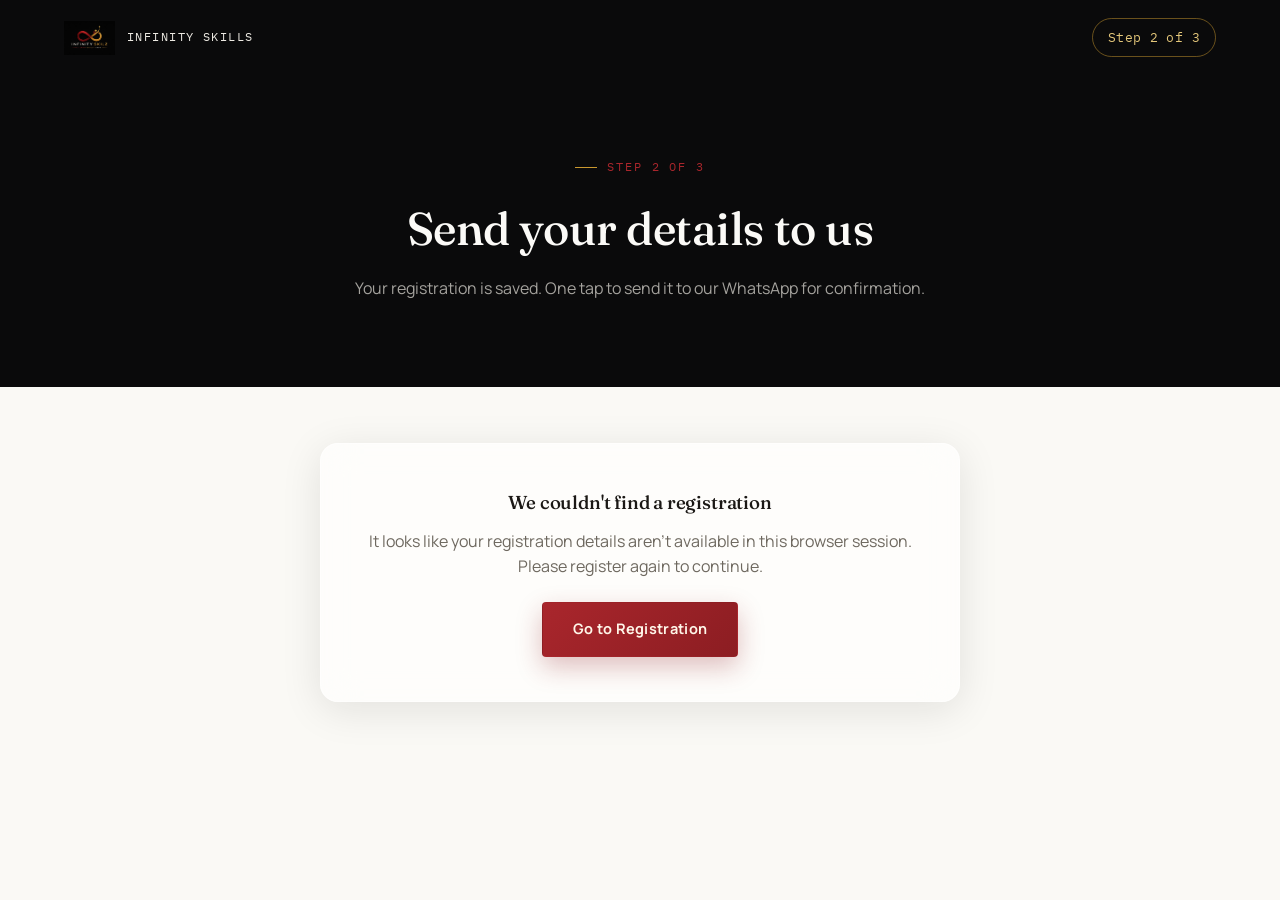
<file: payment.html>
<!DOCTYPE html>
<html lang="en">
<head>
<meta charset="UTF-8">
<meta name="viewport" content="width=device-width, initial-scale=1.0">
<title>Confirm Registration — AI Mastery 2026</title>
<link rel="stylesheet" href="style.css">
</head>
<body>

<nav class="nav" id="siteNav">
  <a href="index.html" class="nav__brand">
    <img src="[data-uri]" alt="Infinity Skills logo">
    <span class="nav__brand-text">Infinity Skills</span>
  </a>
  <div class="nav__links"></div>
  <div class="nav__cta">
    <span class="chip chip--gold">Step 2 of 3</span>
  </div>
</nav>

<header class="page-hero">
  <div class="eyebrow">Step 2 of 3</div>
  <h1>Send your details to us</h1>
  <p>Your registration is saved. One tap to send it to our WhatsApp for confirmation.</p>
</header>

<section class="section" style="padding-top: 56px;" id="paymentSummary">
  <div class="form-shell">

    <div class="glass-card" id="noRegistrationState" style="display:none; text-align:center;">
      <h3>We couldn't find a registration</h3>
      <p class="section-lede center" style="margin: 12px auto 0;">It looks like your registration details aren't available in this browser session. Please register again to continue.</p>
      <a href="register.html" class="btn btn--primary mt-24">Go to Registration</a>
    </div>

    <div id="paymentFilledState" style="display:none;">
      <div class="glass-card">
        <div class="reg-id-seal">
          <div class="label">Your Registration ID</div>
          <div class="id" id="payRegId">—</div>
        </div>

        <div class="summary-list mt-24">
          <div class="summary-row"><span class="label">Name</span><span class="value" id="payName">—</span></div>
          <div class="summary-row"><span class="label">Email</span><span class="value" id="payEmail">—</span></div>
          <div class="summary-row"><span class="label">Program</span><span class="value">AI Mastery 2026</span></div>
          <div class="summary-row total"><span class="label">Registration Fee</span><span class="value">₹39</span></div>
        </div>

        <hr class="divider">

        <p class="small-print"><strong style="color: var(--ink);">Send your details on WhatsApp</strong> — tapping the button below opens WhatsApp with your registration details pre-filled, ready to send to our team at <strong>+91 93844 90973</strong>. We'll confirm your seat and share payment instructions there.</p>

        <button class="btn btn--primary btn--full btn--lg mt-24" id="sendWhatsappBtn">Send Details on WhatsApp</button>
        <a href="payment-processing.html" class="btn btn--gold btn--full btn--lg mt-16" id="completedPaymentBtn" style="display:none;">Continue</a>

        <p class="small-print center mt-16">Keep an eye on WhatsApp — our team will reply with payment instructions and confirm your seat.</p>
      </div>

      <div class="alert-banner alert-banner--info show mt-24">
        Your registration status stays <strong style="margin: 0 4px;">pending</strong> until our team confirms it on WhatsApp. Sending your details doesn't complete payment on its own.
      </div>
    </div>

  </div>
</section>

<script src="script.js"></script>
</body>
</html>
</file>
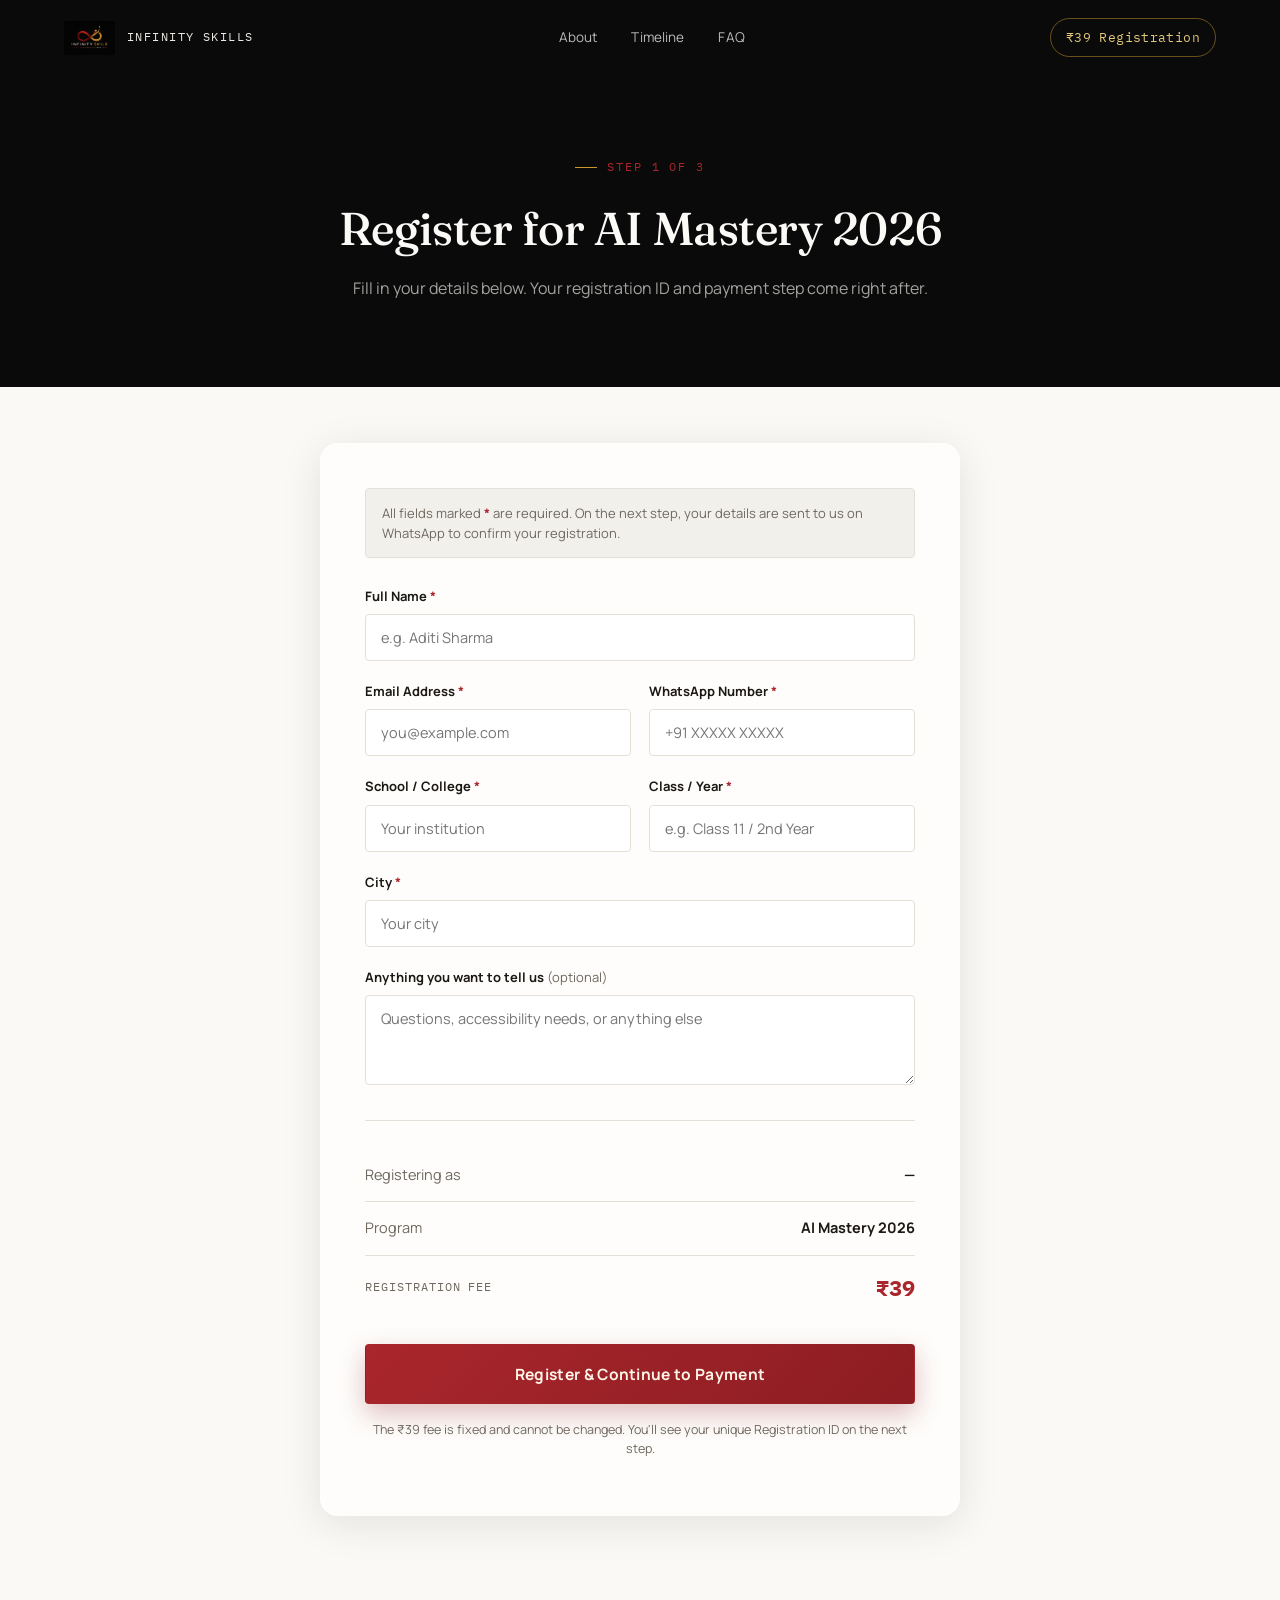
<file: register.html>
<!DOCTYPE html>
<html lang="en">
<head>
<meta charset="UTF-8">
<meta name="viewport" content="width=device-width, initial-scale=1.0">
<title>Register — AI Mastery 2026</title>
<link rel="stylesheet" href="style.css">
</head>
<body>

<nav class="nav" id="siteNav">
  <a href="index.html" class="nav__brand">
    <img src="[data-uri]" alt="Infinity Skills logo">
    <span class="nav__brand-text">Infinity Skills</span>
  </a>
  <div class="nav__links">
    <a href="index.html#about">About</a>
    <a href="index.html#timeline">Timeline</a>
    <a href="index.html#faq">FAQ</a>
  </div>
  <div class="nav__cta">
    <span class="chip chip--gold">₹39 Registration</span>
  </div>
</nav>

<header class="page-hero">
  <div class="eyebrow">Step 1 of 3</div>
  <h1>Register for AI Mastery 2026</h1>
  <p>Fill in your details below. Your registration ID and payment step come right after.</p>
</header>

<section class="section" style="padding-top: 56px;">
  <div class="form-shell">
    <div class="glass-card">

      <div class="alert-banner alert-banner--error" id="formErrorBanner"></div>

      <div class="form-note">
        All fields marked <span style="color: var(--red-bright); font-weight:700;">*</span> are required. On the next step, your details are sent to us on WhatsApp to confirm your registration.
      </div>

      <form id="registerForm" novalidate>
        <div class="field">
          <label for="fullName">Full Name <span class="req">*</span></label>
          <input type="text" id="fullName" name="fullName" placeholder="e.g. Aditi Sharma" autocomplete="name" required>
          <div class="field-error">Please enter your full name.</div>
        </div>

        <div class="field-row">
          <div class="field">
            <label for="email">Email Address <span class="req">*</span></label>
            <input type="email" id="email" name="email" placeholder="you@example.com" autocomplete="email" required>
            <div class="field-error">Please enter a valid email address.</div>
          </div>
          <div class="field">
            <label for="whatsapp">WhatsApp Number <span class="req">*</span></label>
            <input type="tel" id="whatsapp" name="whatsapp" placeholder="+91 XXXXX XXXXX" autocomplete="tel" required>
            <div class="field-error">Please enter a valid WhatsApp number.</div>
          </div>
        </div>

        <div class="field-row">
          <div class="field">
            <label for="school">School / College <span class="req">*</span></label>
            <input type="text" id="school" name="school" placeholder="Your institution" required>
            <div class="field-error">Please enter your school or college.</div>
          </div>
          <div class="field">
            <label for="classYear">Class / Year <span class="req">*</span></label>
            <input type="text" id="classYear" name="classYear" placeholder="e.g. Class 11 / 2nd Year" required>
            <div class="field-error">Please enter your class or year.</div>
          </div>
        </div>

        <div class="field">
          <label for="city">City <span class="req">*</span></label>
          <input type="text" id="city" name="city" placeholder="Your city" autocomplete="address-level2" required>
          <div class="field-error">Please enter your city.</div>
        </div>

        <div class="field">
          <label for="message">Anything you want to tell us <span style="color: var(--ink-soft); font-weight:400;">(optional)</span></label>
          <textarea id="message" name="message" placeholder="Questions, accessibility needs, or anything else"></textarea>
        </div>

        <hr class="divider">

        <div class="summary-list">
          <div class="summary-row"><span class="label">Registering as</span><span class="value" id="summaryName">—</span></div>
          <div class="summary-row"><span class="label">Program</span><span class="value">AI Mastery 2026</span></div>
          <div class="summary-row total"><span class="label">Registration Fee</span><span class="value">₹39</span></div>
        </div>

        <button type="submit" class="btn btn--primary btn--full btn--lg mt-24" id="submitBtn">Register &amp; Continue to Payment</button>
        <p class="small-print center mt-16">The ₹39 fee is fixed and cannot be changed. You'll see your unique Registration ID on the next step.</p>
      </form>
    </div>
  </div>
</section>

<script src="script.js"></script>
</body>
</html>
</file>
<file: style.css>
/* ==========================================================================
   AI MASTERY 2026 — Infinity Skilz
   Design tokens
   ========================================================================== */

@import url('https://fonts.googleapis.com/css2?family=Fraunces:opsz,wght@9..144,300;9..144,400;9..144,500;9..144,600;9..144,700&family=Manrope:wght@400;500;600;700;800&family=IBM+Plex+Mono:wght@400;500&display=swap');

:root {
  /* ---- Color: neutral system with logo-derived accents ---- */
  --paper:        #FAF9F5;   /* off-white background */
  --paper-2:      #F2F0EA;   /* soft grey panel */
  --white:        #FFFFFF;
  --ink:          #1B1815;   /* charcoal text */
  --ink-soft:     #6E685F;   /* muted charcoal */
  --black:        #0A0A0B;   /* deep black sections */
  --black-2:      #141315;   /* black panel, slightly raised */
  --line:         #E4E0D8;   /* hairline border on light */
  --line-dark:    #2B2A28;   /* hairline border on dark */

  --red:          #8C1D22;   /* logo deep red */
  --red-bright:   #A9262C;
  --gold:         #C9982F;   /* logo gold */
  --gold-soft:    #E4C77A;

  /* ---- Type ---- */
  --font-display: 'Fraunces', Georgia, serif;
  --font-body:    'Manrope', -apple-system, BlinkMacSystemFont, 'Segoe UI', sans-serif;
  --font-mono:    'IBM Plex Mono', ui-monospace, monospace;

  /* ---- Layout ---- */
  --max-w: 1160px;
  --gutter: clamp(20px, 5vw, 64px);
  --radius-sm: 4px;
  --radius-md: 10px;
  --radius-lg: 18px;

  --shadow-soft: 0 2px 24px rgba(20, 18, 15, 0.06);
  --shadow-card: 0 8px 40px rgba(20, 18, 15, 0.10);
}

* { box-sizing: border-box; }
html { scroll-behavior: smooth; }

@media (prefers-reduced-motion: reduce) {
  html { scroll-behavior: auto; }
  *, *::before, *::after {
    animation-duration: 0.001ms !important;
    animation-iteration-count: 1 !important;
    transition-duration: 0.001ms !important;
  }
}

body {
  margin: 0;
  font-family: var(--font-body);
  color: var(--ink);
  background: var(--paper);
  -webkit-font-smoothing: antialiased;
  line-height: 1.55;
}

img { max-width: 100%; display: block; }
a { color: inherit; text-decoration: none; }
button { font-family: inherit; cursor: pointer; }

.eyebrow {
  font-family: var(--font-mono);
  font-size: 12px;
  letter-spacing: 0.16em;
  text-transform: uppercase;
  color: var(--red-bright);
  display: inline-flex;
  align-items: center;
  gap: 10px;
}
.eyebrow::before {
  content: '';
  width: 22px;
  height: 1px;
  background: var(--gold);
}

h1, h2, h3, h4 {
  font-family: var(--font-display);
  font-weight: 500;
  letter-spacing: -0.01em;
  margin: 0;
  color: var(--ink);
}

.section {
  padding: clamp(56px, 9vw, 108px) var(--gutter);
}
.section-inner {
  max-width: var(--max-w);
  margin: 0 auto;
}
.section--dark {
  background: var(--black);
  color: #EDEAE3;
}
.section--dark h1, .section--dark h2, .section--dark h3 { color: #FBFAF7; }
.section--panel { background: var(--paper-2); }

.kicker-row {
  display: flex;
  align-items: center;
  justify-content: space-between;
  gap: 24px;
  margin-bottom: 40px;
  flex-wrap: wrap;
}

/* ---- Buttons ---- */
.btn {
  display: inline-flex;
  align-items: center;
  justify-content: center;
  gap: 10px;
  padding: 15px 30px;
  border-radius: var(--radius-sm);
  font-family: var(--font-body);
  font-weight: 700;
  font-size: 14.5px;
  letter-spacing: 0.02em;
  border: 1px solid transparent;
  transition: transform 0.18s ease, box-shadow 0.18s ease, background 0.18s ease, color 0.18s ease;
  white-space: nowrap;
}
.btn:active { transform: translateY(1px); }

.btn--primary {
  background: linear-gradient(135deg, var(--red-bright), var(--red));
  color: #FFF6E9;
  box-shadow: 0 10px 26px rgba(140, 29, 34, 0.28);
}
.btn--primary:hover { box-shadow: 0 14px 32px rgba(140, 29, 34, 0.36); transform: translateY(-1px); }

.btn--gold {
  background: linear-gradient(135deg, var(--gold-soft), var(--gold));
  color: #241A05;
  box-shadow: 0 10px 26px rgba(201, 152, 47, 0.30);
}
.btn--gold:hover { box-shadow: 0 14px 32px rgba(201, 152, 47, 0.4); transform: translateY(-1px); }

.btn--ghost {
  background: transparent;
  border-color: var(--line);
  color: var(--ink);
}
.btn--ghost:hover { border-color: var(--ink); }

.btn--ghost-dark {
  background: transparent;
  border-color: rgba(255,255,255,0.22);
  color: #F5F2EA;
}
.btn--ghost-dark:hover { border-color: rgba(255,255,255,0.5); }

.btn--full { width: 100%; }
.btn--lg { padding: 18px 34px; font-size: 15.5px; }
.btn[disabled] { opacity: 0.55; pointer-events: none; }

.btn--wa {
  background: #14261E;
  color: #E7F5EC;
  border-color: #24392F;
}

/* ---- Nav ---- */
.nav {
  position: fixed;
  top: 0; left: 0; right: 0;
  z-index: 100;
  padding: 18px var(--gutter);
  display: flex;
  align-items: center;
  justify-content: space-between;
  transition: background 0.35s ease, backdrop-filter 0.35s ease, box-shadow 0.35s ease, padding 0.35s ease, border-color .35s ease;
  border-bottom: 1px solid transparent;
}
.nav.is-scrolled {
  background: rgba(10, 10, 11, 0.62);
  backdrop-filter: blur(16px) saturate(140%);
  -webkit-backdrop-filter: blur(16px) saturate(140%);
  border-bottom: 1px solid rgba(255,255,255,0.08);
  padding-top: 12px;
  padding-bottom: 12px;
}
.nav__brand {
  display: flex;
  align-items: center;
  gap: 12px;
}
.nav__brand img { height: 34px; width: auto; }
.nav__brand-text {
  font-family: var(--font-mono);
  font-size: 12px;
  letter-spacing: 0.12em;
  color: #EDEAE3;
  text-transform: uppercase;
}
.nav__links {
  display: flex;
  align-items: center;
  gap: 34px;
}
.nav__links a {
  font-size: 13.5px;
  color: rgba(255,255,255,0.72);
  letter-spacing: 0.01em;
  transition: color 0.2s ease;
}
.nav__links a:hover { color: #FFF; }
.nav__cta { display: flex; align-items: center; gap: 14px; }
.nav__menu-btn { display: none; }

/* ---- Hero ---- */
.hero {
  position: relative;
  background: var(--black);
  color: #F4F1EA;
  padding: 156px var(--gutter) 96px;
  overflow: hidden;
}
.hero::before {
  content: '';
  position: absolute;
  inset: 0;
  background:
    radial-gradient(560px 420px at 82% 8%, rgba(201,152,47,0.14), transparent 60%),
    radial-gradient(480px 360px at 8% 92%, rgba(140,29,34,0.18), transparent 60%);
  pointer-events: none;
}
.hero__inner {
  position: relative;
  max-width: var(--max-w);
  margin: 0 auto;
  display: grid;
  grid-template-columns: 1.1fr 0.9fr;
  gap: 56px;
  align-items: center;
}
.hero__brandmark { height: 120px; width: auto; margin-bottom: 28px; }
.hero__title {
  font-size: clamp(40px, 5.6vw, 68px);
  line-height: 1.03;
  color: #FBFAF7;
}
.hero__title em {
  font-style: normal;
  background: linear-gradient(100deg, var(--gold-soft), var(--gold) 60%);
  -webkit-background-clip: text;
  background-clip: text;
  color: transparent;
}
.hero__tagline {
  font-family: var(--font-display);
  font-weight: 400;
  font-style: italic;
  font-size: clamp(19px, 2vw, 23px);
  color: #E4C77A;
  margin-top: 20px;
}
.hero__desc {
  margin-top: 22px;
  font-size: 16.5px;
  color: rgba(237,234,227,0.72);
  max-width: 46ch;
}
.hero__meta {
  display: flex;
  flex-wrap: wrap;
  gap: 12px;
  margin-top: 32px;
}
.chip {
  font-family: var(--font-mono);
  font-size: 12.5px;
  letter-spacing: 0.03em;
  padding: 9px 15px;
  border: 1px solid rgba(255,255,255,0.16);
  border-radius: 999px;
  color: #EDEAE3;
  display: inline-flex;
  align-items: center;
  gap: 8px;
}
.chip--gold { border-color: rgba(201,152,47,0.5); color: var(--gold-soft); }
.hero__actions {
  margin-top: 38px;
  display: flex;
  align-items: center;
  gap: 18px;
  flex-wrap: wrap;
}
.hero__price {
  font-family: var(--font-mono);
  font-size: 13px;
  color: rgba(237,234,227,0.6);
}
.hero__price b { color: var(--gold-soft); font-size: 15px; }

.hero__panel {
  position: relative;
  border: 1px solid rgba(255,255,255,0.14);
  border-radius: var(--radius-lg);
  padding: 34px;
  background: rgba(255,255,255,0.045);
  backdrop-filter: blur(14px);
  -webkit-backdrop-filter: blur(14px);
}
.hero__panel-label {
  font-family: var(--font-mono);
  font-size: 11.5px;
  letter-spacing: 0.14em;
  text-transform: uppercase;
  color: rgba(237,234,227,0.5);
}
.hero__panel-list { margin-top: 18px; display: flex; flex-direction: column; gap: 16px; }
.hero__panel-item {
  display: flex;
  align-items: flex-start;
  gap: 14px;
  padding-bottom: 16px;
  border-bottom: 1px solid rgba(255,255,255,0.08);
}
.hero__panel-item:last-child { border-bottom: none; padding-bottom: 0; }
.hero__panel-item .num {
  font-family: var(--font-mono);
  font-size: 12px;
  color: var(--gold-soft);
  padding-top: 2px;
}
.hero__panel-item p { margin: 0; font-size: 14px; color: rgba(237,234,227,0.82); }
.hero__panel-item strong { display: block; color: #FBFAF7; font-size: 14.5px; margin-bottom: 3px; }

/* ---- Generic content blocks ---- */
.tag-line { font-family: var(--font-mono); font-size: 13px; color: var(--ink-soft); }
.section h2 { font-size: clamp(28px, 3.4vw, 40px); }
.section-lede {
  max-width: 62ch;
  color: var(--ink-soft);
  font-size: 16px;
  margin-top: 14px;
}

.grid-3 { display: grid; grid-template-columns: repeat(3, 1fr); gap: 22px; }
.grid-2 { display: grid; grid-template-columns: repeat(2, 1fr); gap: 22px; }

.card {
  background: var(--white);
  border: 1px solid var(--line);
  border-radius: var(--radius-md);
  padding: 28px;
}
.card--tight { padding: 22px; }

.icon-tile {
  width: 42px; height: 42px;
  border-radius: 10px;
  display: flex; align-items: center; justify-content: center;
  background: linear-gradient(135deg, rgba(140,29,34,0.09), rgba(201,152,47,0.12));
  border: 1px solid var(--line);
  margin-bottom: 18px;
}
.icon-tile svg { width: 20px; height: 20px; stroke: var(--red-bright); }

.card h3 { font-size: 18px; margin-bottom: 8px; }
.card p { margin: 0; color: var(--ink-soft); font-size: 14.5px; }

/* ---- Timeline (signature element) ---- */
.timeline { margin-top: 44px; position: relative; }
.timeline::before {
  content: '';
  position: absolute;
  left: 88px;
  top: 6px; bottom: 6px;
  width: 1px;
  background: linear-gradient(var(--line-dark), var(--gold), var(--line-dark));
  opacity: 0.55;
}
.t-row {
  display: grid;
  grid-template-columns: 88px 1fr;
  gap: 28px;
  padding: 20px 0;
  border-bottom: 1px solid var(--line-dark);
  position: relative;
}
.t-row:last-child { border-bottom: none; }
.t-row .t-code {
  font-family: var(--font-mono);
  font-size: 13px;
  color: var(--gold-soft);
  text-align: right;
  padding-top: 3px;
  position: relative;
}
.t-row .t-code::after {
  content: '';
  position: absolute;
  right: -33px; top: 8px;
  width: 8px; height: 8px;
  border-radius: 50%;
  background: var(--gold);
  box-shadow: 0 0 0 4px rgba(10,10,11,1), 0 0 0 5px var(--line-dark);
}
.t-row h4 { font-size: 17px; color: #FBFAF7; margin-bottom: 5px; font-weight: 500; }
.t-row p { margin: 0; color: rgba(237,234,227,0.62); font-size: 14px; max-width: 52ch; }

/* ---- Benefits list ---- */
.benefit {
  display: flex;
  gap: 16px;
  padding: 20px 0;
  border-bottom: 1px solid var(--line);
}
.benefit:last-child { border-bottom: none; }
.benefit__mark {
  flex-shrink: 0;
  width: 30px; height: 30px;
  border-radius: 50%;
  border: 1px solid var(--gold);
  color: var(--red-bright);
  display: flex; align-items: center; justify-content: center;
  font-size: 13px;
}
.benefit h4 { font-size: 15.5px; margin-bottom: 4px; font-weight: 700; font-family: var(--font-body); }
.benefit p { margin: 0; color: var(--ink-soft); font-size: 14px; }

/* ---- Audience ---- */
.audience-row { display: flex; flex-wrap: wrap; gap: 14px; margin-top: 30px; }
.audience-pill {
  border: 1px solid var(--line);
  border-radius: 999px;
  padding: 12px 20px;
  font-size: 14px;
  background: var(--white);
}

/* ---- CTA band ---- */
.cta-band {
  background: linear-gradient(135deg, var(--red), var(--red-bright));
  border-radius: var(--radius-lg);
  padding: 52px var(--gutter);
  display: flex;
  align-items: center;
  justify-content: space-between;
  gap: 30px;
  flex-wrap: wrap;
  color: #FFF6E9;
}
.cta-band h3 { color: #FFF9EE; font-size: clamp(22px, 2.6vw, 30px); }
.cta-band p { margin: 8px 0 0; color: rgba(255,246,233,0.82); font-size: 14.5px; }

/* ---- FAQ ---- */
.faq-item { border-bottom: 1px solid var(--line); }
.faq-q {
  width: 100%;
  text-align: left;
  background: none;
  border: none;
  padding: 22px 0;
  display: flex;
  align-items: center;
  justify-content: space-between;
  gap: 20px;
  font-family: var(--font-body);
  font-weight: 700;
  font-size: 15.5px;
  color: var(--ink);
}
.faq-q .plus { font-family: var(--font-mono); font-size: 18px; color: var(--gold); transition: transform 0.25s ease; flex-shrink: 0; }
.faq-item.is-open .plus { transform: rotate(45deg); }
.faq-a {
  max-height: 0;
  overflow: hidden;
  transition: max-height 0.3s ease;
}
.faq-a p { margin: 0 0 22px; color: var(--ink-soft); font-size: 14.5px; max-width: 62ch; }
.faq-item.is-open .faq-a { max-height: 240px; }

/* ---- Footer ---- */
.footer {
  background: var(--black);
  color: rgba(237,234,227,0.6);
  padding: 60px var(--gutter) 30px;
}
.footer__top {
  max-width: var(--max-w);
  margin: 0 auto;
  display: flex;
  justify-content: space-between;
  gap: 40px;
  flex-wrap: wrap;
  padding-bottom: 36px;
  border-bottom: 1px solid var(--line-dark);
}
.footer__brand { display: flex; align-items: center; gap: 14px; }
.footer__brand img { height: 30px; }
.footer__brand-name { font-family: var(--font-mono); font-size: 12.5px; letter-spacing: 0.1em; color: #EDEAE3; text-transform: uppercase; }
.footer__sub { font-size: 12px; color: rgba(237,234,227,0.45); margin-top: 2px; }
.footer__links { display: flex; gap: 40px; flex-wrap: wrap; }
.footer__col h5 {
  font-family: var(--font-mono);
  font-size: 11.5px;
  letter-spacing: 0.1em;
  text-transform: uppercase;
  color: rgba(237,234,227,0.4);
  margin-bottom: 12px;
  font-weight: 400;
}
.footer__col a, .footer__col span { display: block; font-size: 13.5px; margin-bottom: 9px; color: rgba(237,234,227,0.72); }
.footer__bottom {
  max-width: var(--max-w);
  margin: 24px auto 0;
  display: flex;
  justify-content: space-between;
  gap: 12px;
  flex-wrap: wrap;
  font-size: 12.5px;
  color: rgba(237,234,227,0.4);
}
.footer__studioz-mark { height: 22px; opacity: 0.75; filter: brightness(0) invert(1); }

/* ==========================================================================
   FORMS
   ========================================================================== */
.form-shell {
  max-width: 640px;
  margin: 0 auto;
}
.field {
  margin-bottom: 20px;
}
.field label {
  display: block;
  font-size: 13px;
  font-weight: 700;
  margin-bottom: 8px;
  color: var(--ink);
}
.field label .req { color: var(--red-bright); }
.field input, .field select, .field textarea {
  width: 100%;
  padding: 13px 15px;
  border: 1px solid var(--line);
  border-radius: var(--radius-sm);
  font-family: var(--font-body);
  font-size: 14.5px;
  background: var(--white);
  color: var(--ink);
  transition: border-color 0.18s ease, box-shadow 0.18s ease;
}
.field input:focus, .field select:focus, .field textarea:focus {
  outline: none;
  border-color: var(--gold);
  box-shadow: 0 0 0 3px rgba(201,152,47,0.18);
}
.field textarea { resize: vertical; min-height: 90px; }
.field-row { display: grid; grid-template-columns: 1fr 1fr; gap: 18px; }
.field-error {
  font-size: 12.5px;
  color: var(--red-bright);
  margin-top: 6px;
  display: none;
}
.field.has-error input, .field.has-error select, .field.has-error textarea {
  border-color: var(--red-bright);
}
.field.has-error .field-error { display: block; }
.field-hint { font-size: 12px; color: var(--ink-soft); margin-top: 6px; }

.form-note {
  font-size: 13px;
  color: var(--ink-soft);
  background: var(--paper-2);
  border: 1px solid var(--line);
  border-radius: var(--radius-sm);
  padding: 14px 16px;
  margin-bottom: 28px;
}

.glass-card {
  background: rgba(255,255,255,0.65);
  backdrop-filter: blur(18px) saturate(160%);
  -webkit-backdrop-filter: blur(18px) saturate(160%);
  border: 1px solid rgba(255,255,255,0.5);
  border-radius: var(--radius-lg);
  box-shadow: var(--shadow-card);
  padding: clamp(24px, 4vw, 44px);
}

.page-hero {
  background: var(--black);
  color: #F4F1EA;
  padding: 150px var(--gutter) 70px;
  text-align: center;
}
.page-hero .eyebrow { justify-content: center; }
.page-hero h1 { color: #FBFAF7; font-size: clamp(32px, 4vw, 46px); margin-top: 16px; }
.page-hero p { color: rgba(237,234,227,0.68); margin-top: 12px; }

.status-track {
  max-width: 560px;
  margin: -34px auto 0;
  padding: 0 var(--gutter);
  position: relative;
  z-index: 5;
}
.status-track .glass-card { background: rgba(20,19,17,0.5); border-color: rgba(255,255,255,0.14); }
.status-steps { display: flex; justify-content: space-between; gap: 6px; }
.status-step { flex: 1; text-align: center; }
.status-step .dot {
  width: 10px; height: 10px; border-radius: 50%;
  background: rgba(255,255,255,0.2);
  margin: 0 auto 10px;
}
.status-step.is-active .dot { background: var(--gold); box-shadow: 0 0 0 5px rgba(201,152,47,0.18); }
.status-step.is-done .dot { background: var(--red-bright); }
.status-step span { font-family: var(--font-mono); font-size: 10.5px; color: rgba(237,234,227,0.6); letter-spacing: 0.04em; }

.summary-list { display: flex; flex-direction: column; gap: 0; }
.summary-row {
  display: flex;
  justify-content: space-between;
  align-items: center;
  padding: 15px 0;
  border-bottom: 1px solid var(--line);
  font-size: 14.5px;
}
.summary-row:last-child { border-bottom: none; }
.summary-row .label { color: var(--ink-soft); }
.summary-row .value { font-weight: 700; }
.summary-row.total .value { font-family: var(--font-mono); font-size: 22px; color: var(--red-bright); }
.summary-row.total .label { font-family: var(--font-mono); text-transform: uppercase; font-size: 12px; letter-spacing: 0.08em; }

.reg-id-seal {
  border: 1.5px dashed var(--gold);
  border-radius: var(--radius-md);
  padding: 22px;
  text-align: center;
  background: linear-gradient(135deg, rgba(201,152,47,0.06), rgba(140,29,34,0.04));
}
.reg-id-seal .label {
  font-family: var(--font-mono);
  font-size: 11px;
  letter-spacing: 0.14em;
  text-transform: uppercase;
  color: var(--ink-soft);
}
.reg-id-seal .id {
  font-family: var(--font-mono);
  font-size: clamp(22px, 4vw, 30px);
  font-weight: 500;
  color: var(--ink);
  margin-top: 8px;
  letter-spacing: 0.03em;
}

.upi-box {
  background: var(--paper-2);
  border: 1px solid var(--line);
  border-radius: var(--radius-md);
  padding: 20px;
  font-family: var(--font-mono);
  font-size: 13px;
  color: var(--ink-soft);
  word-break: break-all;
}

.pill-status {
  display: inline-flex;
  align-items: center;
  gap: 8px;
  font-family: var(--font-mono);
  font-size: 12px;
  letter-spacing: 0.04em;
  padding: 7px 14px;
  border-radius: 999px;
  background: rgba(201,152,47,0.14);
  color: var(--gold-soft);
  border: 1px solid rgba(201,152,47,0.4);
}
.pill-status .blip { width: 7px; height: 7px; border-radius: 50%; background: var(--gold); animation: blip 1.6s ease-in-out infinite; }
@keyframes blip { 0%,100% { opacity: 1; } 50% { opacity: 0.3; } }

.check-badge {
  width: 60px; height: 60px;
  border-radius: 50%;
  background: linear-gradient(135deg, var(--red-bright), var(--red));
  display: flex; align-items: center; justify-content: center;
  margin: 0 auto 20px;
  box-shadow: 0 10px 30px rgba(140,29,34,0.35);
}
.check-badge svg { width: 28px; height: 28px; stroke: #FFF6E9; }

.alert-banner {
  border-radius: var(--radius-sm);
  padding: 14px 16px;
  font-size: 13.5px;
  margin-bottom: 22px;
  display: none;
  align-items: flex-start;
  gap: 10px;
}
.alert-banner.show { display: flex; }
.alert-banner--error { background: rgba(140,29,34,0.08); border: 1px solid rgba(140,29,34,0.3); color: var(--red-bright); }
.alert-banner--info { background: rgba(201,152,47,0.1); border: 1px solid rgba(201,152,47,0.35); color: #7A5C10; }

.spinner {
  width: 16px; height: 16px;
  border-radius: 50%;
  border: 2px solid rgba(255,255,255,0.35);
  border-top-color: #fff;
  animation: spin 0.7s linear infinite;
  display: inline-block;
}
@keyframes spin { to { transform: rotate(360deg); } }

/* ---- Utility ---- */
.center { text-align: center; }
.mt-8 { margin-top: 8px; }
.mt-16 { margin-top: 16px; }
.mt-24 { margin-top: 24px; }
.mt-32 { margin-top: 32px; }
.mb-0 { margin-bottom: 0; }
.small-print { font-size: 12.5px; color: var(--ink-soft); }
.divider { height: 1px; background: var(--line); margin: 28px 0; border: none; }
.divider--dark { background: var(--line-dark); }

.sr-only {
  position: absolute; width: 1px; height: 1px;
  padding: 0; margin: -1px; overflow: hidden;
  clip: rect(0,0,0,0); white-space: nowrap; border: 0;
}

/* Keyboard focus visibility */
a:focus-visible, button:focus-visible, input:focus-visible, select:focus-visible, textarea:focus-visible {
  outline: 2px solid var(--gold);
  outline-offset: 2px;
}

/* ==========================================================================
   ADMIN PAGE
   ========================================================================== */
.admin-login-shell {
  max-width: 420px;
  margin: 0 auto;
}
.admin-bar {
  display: flex;
  align-items: center;
  justify-content: space-between;
  gap: 16px;
  flex-wrap: wrap;
  margin-bottom: 24px;
}
.admin-bar__actions { display: flex; gap: 10px; flex-wrap: wrap; }
.admin-stats {
  display: grid;
  grid-template-columns: repeat(3, 1fr);
  gap: 16px;
  margin-bottom: 28px;
}
.admin-stat {
  background: var(--white);
  border: 1px solid var(--line);
  border-radius: var(--radius-md);
  padding: 18px 20px;
}
.admin-stat .num {
  font-family: var(--font-mono);
  font-size: 26px;
  color: var(--red-bright);
  display: block;
}
.admin-stat .label {
  font-size: 12.5px;
  color: var(--ink-soft);
  text-transform: uppercase;
  letter-spacing: 0.05em;
}
.admin-table-wrap {
  background: var(--white);
  border: 1px solid var(--line);
  border-radius: var(--radius-md);
  overflow-x: auto;
}
table.admin-table {
  width: 100%;
  border-collapse: collapse;
  font-size: 13.5px;
  min-width: 900px;
}
table.admin-table th {
  text-align: left;
  font-family: var(--font-mono);
  font-size: 11px;
  letter-spacing: 0.06em;
  text-transform: uppercase;
  color: var(--ink-soft);
  padding: 14px 16px;
  border-bottom: 1px solid var(--line);
  background: var(--paper-2);
  white-space: nowrap;
}
table.admin-table td {
  padding: 13px 16px;
  border-bottom: 1px solid var(--line);
  white-space: nowrap;
}
table.admin-table tr:last-child td { border-bottom: none; }
table.admin-table tr:hover td { background: var(--paper-2); }
.admin-empty {
  text-align: center;
  padding: 60px 20px;
  color: var(--ink-soft);
}
.admin-search {
  margin-bottom: 20px;
}
.admin-search input {
  width: 100%;
  padding: 13px 16px;
  border: 1px solid var(--line);
  border-radius: var(--radius-sm);
  font-family: var(--font-body);
  font-size: 14.5px;
}
.admin-caveat {
  font-size: 12.5px;
  color: var(--ink-soft);
  background: var(--paper-2);
  border: 1px solid var(--line);
  border-radius: var(--radius-sm);
  padding: 14px 16px;
  margin-bottom: 24px;
}
@media (max-width: 980px) {
  .hero__inner { grid-template-columns: 1fr; }
  .hero { padding-top: 128px; }
  .grid-3 { grid-template-columns: 1fr 1fr; }
  .nav__links { display: none; }
}

@media (max-width: 680px) {
  .grid-3, .grid-2 { grid-template-columns: 1fr; }
  .field-row { grid-template-columns: 1fr; }
  .cta-band { flex-direction: column; align-items: flex-start; }
  .footer__top { flex-direction: column; }
  .hero__brandmark { height: 92px; }
  .timeline::before { left: 66px; }
  .t-row { grid-template-columns: 66px 1fr; gap: 18px; }
  .status-step span { display: none; }
  .nav__brand-text { display: none; }
  .admin-stats { grid-template-columns: 1fr; }
}
/* ---- Schedule strip ---- */
.schedule-band {
  background: var(--paper-2);
  border-top: 1px solid var(--line);
  border-bottom: 1px solid var(--line);
  padding: 26px var(--gutter);
}
.schedule-band__inner {
  max-width: var(--max-w);
  margin: 0 auto;
  display: flex;
  align-items: center;
  justify-content: center;
  gap: 40px;
  flex-wrap: wrap;
}
.schedule-item {
  display: flex;
  align-items: center;
  gap: 14px;
}
.schedule-item__icon {
  width: 42px;
  height: 42px;
  border-radius: 10px;
  display: flex;
  align-items: center;
  justify-content: center;
  font-size: 18px;
  background: linear-gradient(135deg, rgba(140,29,34,0.09), rgba(201,152,47,0.12));
  border: 1px solid var(--line);
  flex-shrink: 0;
}
.schedule-item__label {
  font-family: var(--font-mono);
  font-size: 11px;
  letter-spacing: 0.08em;
  text-transform: uppercase;
  color: var(--ink-soft);
}
.schedule-item__value {
  font-family: var(--font-display);
  font-size: 17px;
  color: var(--ink);
  margin-top: 2px;
}
.schedule-divider {
  width: 1px;
  height: 32px;
  background: var(--line);
}
@media (max-width: 680px) {
  .schedule-band__inner { gap: 24px; }
  .schedule-divider { display: none; }
}
</file>
